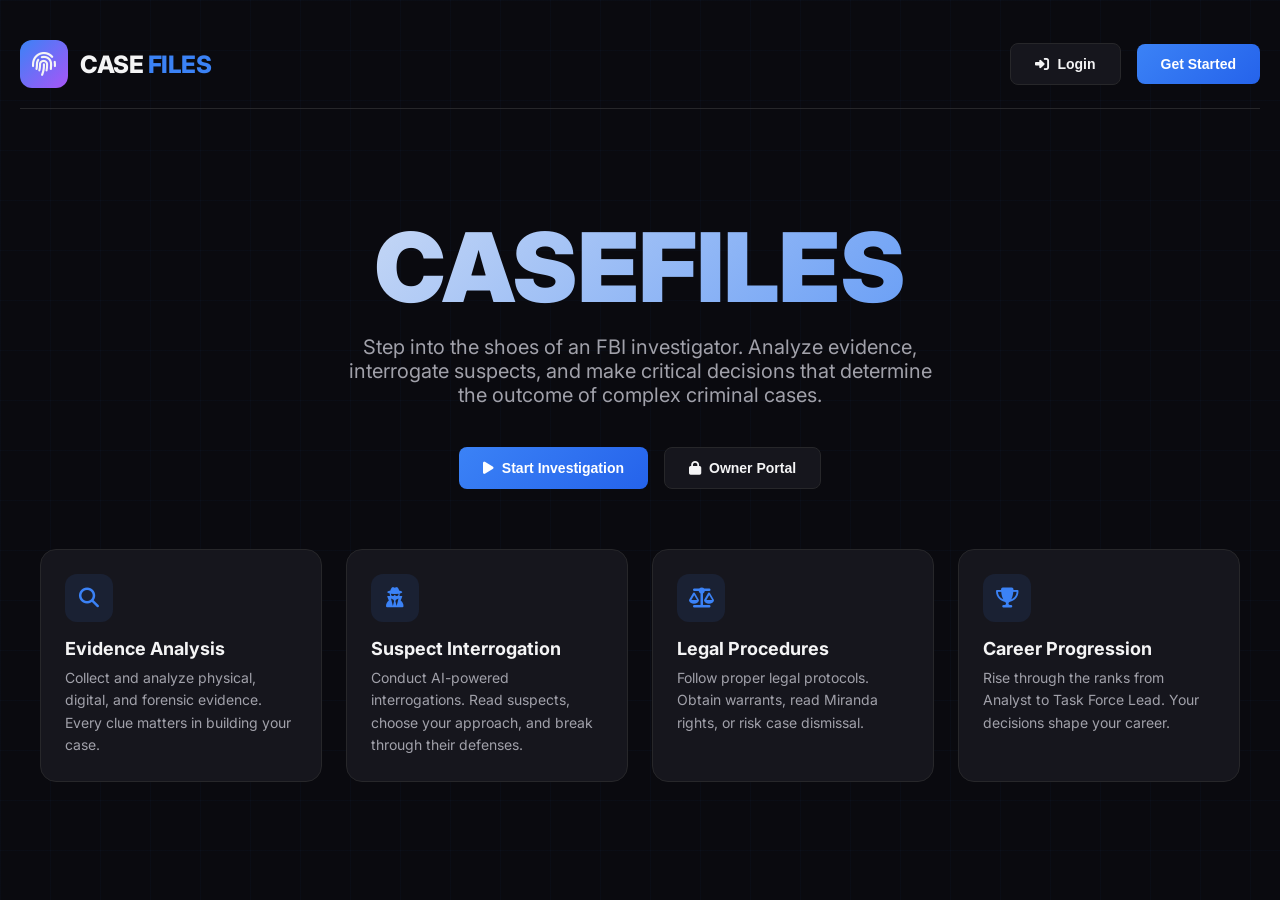
<file: index.html>
<!DOCTYPE html>
<html lang="en">
<head>
    <meta charset="UTF-8">
    <meta name="viewport" content="width=device-width, initial-scale=1.0">
    <title>CASE FILES - FBI Investigation Game</title>
    <link href="https://fonts.googleapis.com/css2?family=Inter:wght@400;500;600;700;800;900&family=JetBrains+Mono:wght@400;500&display=swap" rel="stylesheet">
    <link rel="stylesheet" href="https://cdnjs.cloudflare.com/ajax/libs/font-awesome/6.5.1/css/all.min.css">
    <style>
        :root {
            --bg-primary: #0a0a0f;
            --bg-secondary: #111118;
            --bg-card: #16161d;
            --bg-card-hover: #1a1a22;
            --accent-blue: #3b82f6;
            --accent-red: #ef4444;
            --accent-amber: #f59e0b;
            --accent-green: #22c55e;
            --accent-purple: #a855f7;
            --text-primary: #f4f4f5;
            --text-secondary: #a1a1aa;
            --text-muted: #71717a;
            --border-color: #27272a;
            --gold: #fbbf24;
        }

        * { margin: 0; padding: 0; box-sizing: border-box; }

        body {
            font-family: 'Inter', sans-serif;
            background: var(--bg-primary);
            color: var(--text-primary);
            min-height: 100vh;
            overflow-x: hidden;
        }

        .bg-grid {
            position: fixed;
            top: 0; left: 0; right: 0; bottom: 0;
            background-image: 
                linear-gradient(rgba(59, 130, 246, 0.03) 1px, transparent 1px),
                linear-gradient(90deg, rgba(59, 130, 246, 0.03) 1px, transparent 1px);
            background-size: 50px 50px;
            pointer-events: none;
            z-index: 0;
        }

        .container {
            position: relative;
            z-index: 1;
            max-width: 1400px;
            margin: 0 auto;
            padding: 20px;
        }

        /* Header */
        .header {
            display: flex;
            justify-content: space-between;
            align-items: center;
            padding: 20px 0;
            border-bottom: 1px solid var(--border-color);
            margin-bottom: 30px;
        }

        .logo {
            display: flex;
            align-items: center;
            gap: 12px;
            cursor: pointer;
        }

        .logo-icon {
            width: 48px;
            height: 48px;
            background: linear-gradient(135deg, var(--accent-blue), var(--accent-purple));
            border-radius: 12px;
            display: flex;
            align-items: center;
            justify-content: center;
            font-size: 24px;
        }

        .logo-text {
            font-size: 24px;
            font-weight: 800;
            letter-spacing: -0.5px;
        }

        .logo-text span { color: var(--accent-blue); }

        .auth-container {
            display: flex;
            align-items: center;
            gap: 16px;
        }

        .user-badge {
            display: flex;
            align-items: center;
            gap: 10px;
            background: var(--bg-card);
            padding: 8px 16px;
            border-radius: 8px;
            border: 1px solid var(--border-color);
        }

        .user-rank {
            font-size: 11px;
            font-weight: 600;
            padding: 2px 8px;
            border-radius: 4px;
            background: var(--accent-blue);
            color: white;
        }

        .owner-badge {
            background: var(--accent-red);
        }

        /* Buttons */
        .btn {
            padding: 12px 24px;
            border-radius: 8px;
            font-weight: 600;
            font-size: 14px;
            cursor: pointer;
            transition: all 0.2s ease;
            border: none;
            display: inline-flex;
            align-items: center;
            gap: 8px;
        }

        .btn-primary {
            background: linear-gradient(135deg, var(--accent-blue), #2563eb);
            color: white;
        }

        .btn-primary:hover {
            transform: translateY(-2px);
            box-shadow: 0 4px 20px rgba(59, 130, 246, 0.3);
        }

        .btn-secondary {
            background: var(--bg-card);
            color: var(--text-primary);
            border: 1px solid var(--border-color);
        }

        .btn-secondary:hover { background: var(--bg-card-hover); }

        .btn-danger {
            background: var(--accent-red);
            color: white;
        }

        .btn-success {
            background: var(--accent-green);
            color: white;
        }

        .btn-sm {
            padding: 8px 16px;
            font-size: 12px;
        }

        /* Cards */
        .card {
            background: var(--bg-card);
            border: 1px solid var(--border-color);
            border-radius: 16px;
            padding: 24px;
            transition: all 0.3s ease;
        }

        .card:hover {
            border-color: var(--accent-blue);
            transform: translateY(-4px);
        }

        /* Landing Page */
        .landing { text-align: center; padding: 80px 20px; }

        .hero-title {
            font-size: clamp(48px, 8vw, 96px);
            font-weight: 900;
            line-height: 1;
            margin-bottom: 20px;
            background: linear-gradient(135deg, var(--text-primary), var(--accent-blue));
            -webkit-background-clip: text;
            -webkit-text-fill-color: transparent;
            background-clip: text;
        }

        .hero-subtitle {
            font-size: 20px;
            color: var(--text-secondary);
            max-width: 600px;
            margin: 0 auto 40px;
        }

        .features-grid {
            display: grid;
            grid-template-columns: repeat(auto-fit, minmax(280px, 1fr));
            gap: 24px;
            margin-top: 60px;
        }

        .feature-card { text-align: left; }

        .feature-icon {
            width: 48px;
            height: 48px;
            background: rgba(59, 130, 246, 0.1);
            border-radius: 12px;
            display: flex;
            align-items: center;
            justify-content: center;
            margin-bottom: 16px;
            color: var(--accent-blue);
            font-size: 20px;
        }

        .feature-title {
            font-size: 18px;
            font-weight: 700;
            margin-bottom: 8px;
        }

        .feature-desc {
            color: var(--text-secondary);
            font-size: 14px;
            line-height: 1.6;
        }

        /* Case Selection */
        .cases-grid {
            display: grid;
            grid-template-columns: repeat(auto-fill, minmax(350px, 1fr));
            gap: 24px;
            margin-top: 30px;
        }

        .case-card {
            position: relative;
            overflow: hidden;
            cursor: pointer;
        }

        .case-image {
            width: 100%;
            height: 200px;
            object-fit: cover;
            border-radius: 12px;
            margin-bottom: 16px;
            background: var(--bg-secondary);
            display: flex;
            align-items: center;
            justify-content: center;
        }

        .case-difficulty {
            position: absolute;
            top: 16px;
            right: 16px;
            padding: 4px 12px;
            border-radius: 20px;
            font-size: 12px;
            font-weight: 600;
            text-transform: uppercase;
        }

        .difficulty-easy { background: var(--accent-green); }
        .difficulty-medium { background: var(--accent-amber); }
        .difficulty-hard { background: var(--accent-red); }

        .case-title {
            font-size: 20px;
            font-weight: 700;
            margin-bottom: 8px;
        }

        .case-synopsis {
            color: var(--text-secondary);
            font-size: 14px;
            line-height: 1.6;
            margin-bottom: 16px;
        }

        .case-meta {
            display: flex;
            gap: 16px;
            color: var(--text-muted);
            font-size: 13px;
        }

        .case-meta i { margin-right: 6px; }

        /* Game Interface */
        .game-header {
            display: grid;
            grid-template-columns: repeat(auto-fit, minmax(150px, 1fr));
            gap: 16px;
            margin-bottom: 24px;
        }

        .stat-card {
            background: var(--bg-card);
            border: 1px solid var(--border-color);
            border-radius: 12px;
            padding: 16px;
            text-align: center;
        }

        .stat-label {
            font-size: 11px;
            text-transform: uppercase;
            letter-spacing: 1px;
            color: var(--text-muted);
            margin-bottom: 8px;
        }

        .stat-value {
            font-size: 24px;
            font-weight: 700;
            font-family: 'JetBrains Mono', monospace;
        }

        .stat-low { color: var(--accent-green); }
        .stat-medium { color: var(--accent-amber); }
        .stat-high { color: var(--accent-red); }

        .scene-container {
            display: grid;
            grid-template-columns: 1fr 350px;
            gap: 24px;
        }

        @media (max-width: 1024px) {
            .scene-container { grid-template-columns: 1fr; }
        }

        .scene-main {
            background: var(--bg-card);
            border: 1px solid var(--border-color);
            border-radius: 16px;
            padding: 32px;
        }

        .scene-badge {
            display: inline-flex;
            align-items: center;
            gap: 6px;
            padding: 4px 12px;
            background: rgba(59, 130, 246, 0.1);
            border: 1px solid var(--accent-blue);
            border-radius: 20px;
            font-size: 12px;
            color: var(--accent-blue);
            margin-bottom: 16px;
        }

        .scene-title {
            font-size: 28px;
            font-weight: 800;
            margin-bottom: 16px;
        }

        .scene-narration {
            color: var(--text-secondary);
            line-height: 1.8;
            font-size: 16px;
            margin-bottom: 32px;
        }

        .choices-container {
            display: flex;
            flex-direction: column;
            gap: 12px;
        }

        .choice-btn {
            width: 100%;
            padding: 20px 24px;
            background: var(--bg-secondary);
            border: 1px solid var(--border-color);
            border-radius: 12px;
            text-align: left;
            cursor: pointer;
            transition: all 0.2s ease;
            color: var(--text-primary);
            font-size: 15px;
            display: flex;
            align-items: center;
            gap: 16px;
        }

        .choice-btn:hover {
            border-color: var(--accent-blue);
            background: rgba(59, 130, 246, 0.1);
            transform: translateX(8px);
        }

        .choice-number {
            width: 32px;
            height: 32px;
            background: var(--accent-blue);
            border-radius: 8px;
            display: flex;
            align-items: center;
            justify-content: center;
            font-weight: 700;
            flex-shrink: 0;
        }

        .choice-risk {
            margin-left: auto;
            padding: 4px 10px;
            border-radius: 4px;
            font-size: 11px;
            font-weight: 600;
            text-transform: uppercase;
        }

        .risk-low { background: rgba(34, 197, 94, 0.2); color: var(--accent-green); }
        .risk-medium { background: rgba(245, 158, 11, 0.2); color: var(--accent-amber); }
        .risk-high { background: rgba(239, 68, 68, 0.2); color: var(--accent-red); }

        /* Sidebar */
        .sidebar {
            display: flex;
            flex-direction: column;
            gap: 16px;
        }

        .sidebar-card {
            background: var(--bg-card);
            border: 1px solid var(--border-color);
            border-radius: 12px;
            padding: 20px;
        }

        .sidebar-title {
            font-size: 14px;
            font-weight: 700;
            text-transform: uppercase;
            letter-spacing: 1px;
            color: var(--text-muted);
            margin-bottom: 16px;
            display: flex;
            align-items: center;
            gap: 8px;
        }

        .clue-item {
            display: flex;
            align-items: center;
            gap: 12px;
            padding: 12px;
            background: var(--bg-secondary);
            border-radius: 8px;
            margin-bottom: 8px;
            font-size: 14px;
        }

        .clue-icon {
            width: 36px;
            height: 36px;
            background: rgba(59, 130, 246, 0.2);
            border-radius: 8px;
            display: flex;
            align-items: center;
            justify-content: center;
            color: var(--accent-blue);
        }

        .suspect-item {
            display: flex;
            align-items: center;
            gap: 12px;
            padding: 12px;
            background: var(--bg-secondary);
            border-radius: 8px;
            margin-bottom: 8px;
            cursor: pointer;
            transition: all 0.2s;
        }

        .suspect-item:hover {
            background: rgba(239, 68, 68, 0.1);
        }

        .suspect-avatar {
            width: 40px;
            height: 40px;
            background: var(--bg-card);
            border-radius: 50%;
            display: flex;
            align-items: center;
            justify-content: center;
            font-weight: 700;
            color: var(--accent-red);
        }

        .suspect-name { font-weight: 600; }

        .suspect-role {
            font-size: 12px;
            color: var(--text-muted);
        }

        .progress-container { margin-bottom: 24px; }

        .progress-bar {
            height: 6px;
            background: var(--bg-secondary);
            border-radius: 3px;
            overflow: hidden;
        }

        .progress-fill {
            height: 100%;
            background: linear-gradient(90deg, var(--accent-blue), var(--accent-purple));
            border-radius: 3px;
            transition: width 0.5s ease;
        }

        /* Modal */
        .modal-overlay {
            display: none;
            position: fixed;
            top: 0; left: 0; right: 0; bottom: 0;
            background: rgba(0, 0, 0, 0.8);
            backdrop-filter: blur(4px);
            z-index: 100;
            align-items: center;
            justify-content: center;
            padding: 20px;
        }

        .modal-overlay.active { display: flex; }

        .modal {
            background: var(--bg-card);
            border: 1px solid var(--border-color);
            border-radius: 20px;
            padding: 32px;
            max-width: 500px;
            width: 100%;
            max-height: 90vh;
            overflow-y: auto;
        }

        .modal-header {
            display: flex;
            justify-content: space-between;
            align-items: center;
            margin-bottom: 24px;
        }

        .modal-title {
            font-size: 24px;
            font-weight: 800;
        }

        .modal-close {
            width: 40px;
            height: 40px;
            background: var(--bg-secondary);
            border: none;
            border-radius: 8px;
            color: var(--text-secondary);
            cursor: pointer;
            font-size: 18px;
        }

        .form-group { margin-bottom: 20px; }

        .form-label {
            display: block;
            font-size: 14px;
            font-weight: 600;
            margin-bottom: 8px;
            color: var(--text-secondary);
        }

        .form-input {
            width: 100%;
            padding: 14px 16px;
            background: var(--bg-secondary);
            border: 1px solid var(--border-color);
            border-radius: 10px;
            color: var(--text-primary);
            font-size: 15px;
            transition: border-color 0.2s;
        }

        .form-input:focus {
            outline: none;
            border-color: var(--accent-blue);
        }

        .form-select {
            width: 100%;
            padding: 14px 16px;
            background: var(--bg-secondary);
            border: 1px solid var(--border-color);
            border-radius: 10px;
            color: var(--text-primary);
            font-size: 15px;
        }

        .form-textarea {
            width: 100%;
            padding: 14px 16px;
            background: var(--bg-secondary);
            border: 1px solid var(--border-color);
            border-radius: 10px;
            color: var(--text-primary);
            font-size: 15px;
            min-height: 100px;
            resize: vertical;
        }

        /* Ending Screen */
        .ending-container {
            text-align: center;
            padding: 60px 20px;
        }

        .ending-icon {
            width: 100px;
            height: 100px;
            margin: 0 auto 24px;
            border-radius: 50%;
            display: flex;
            align-items: center;
            justify-content: center;
            font-size: 48px;
        }

        .ending-success {
            background: rgba(34, 197, 94, 0.2);
            color: var(--accent-green);
        }

        .ending-failure {
            background: rgba(239, 68, 68, 0.2);
            color: var(--accent-red);
        }

        .ending-title {
            font-size: 36px;
            font-weight: 800;
            margin-bottom: 16px;
        }

        .ending-narration {
            font-size: 18px;
            color: var(--text-secondary);
            max-width: 600px;
            margin: 0 auto 32px;
            line-height: 1.8;
        }

        .stats-grid {
            display: grid;
            grid-template-columns: repeat(auto-fit, minmax(150px, 1fr));
            gap: 16px;
            max-width: 600px;
            margin: 0 auto 32px;
        }

        /* Chat/Interrogation */
        .chat-messages {
            max-height: 400px;
            overflow-y: auto;
            margin-bottom: 16px;
            padding: 16px;
            background: var(--bg-secondary);
            border-radius: 12px;
        }

        .chat-message {
            margin-bottom: 16px;
            display: flex;
            gap: 12px;
        }

        .chat-avatar {
            width: 36px;
            height: 36px;
            border-radius: 50%;
            display: flex;
            align-items: center;
            justify-content: center;
            font-weight: 700;
            flex-shrink: 0;
        }

        .chat-avatar.agent { background: var(--accent-blue); }
        .chat-avatar.suspect { background: var(--accent-red); }

        .chat-bubble {
            background: var(--bg-card);
            padding: 12px 16px;
            border-radius: 12px;
            max-width: 80%;
        }

        .chat-input-container {
            display: flex;
            gap: 12px;
        }

        .chat-input {
            flex: 1;
            padding: 14px 16px;
            background: var(--bg-secondary);
            border: 1px solid var(--border-color);
            border-radius: 10px;
            color: var(--text-primary);
            font-size: 15px;
        }

        /* Owner Portal */
        .owner-layout {
            display: flex;
            min-height: 100vh;
        }

        .owner-sidebar {
            width: 250px;
            background: var(--bg-secondary);
            border-right: 1px solid var(--border-color);
            padding: 20px 0;
            flex-shrink: 0;
        }

        .owner-sidebar-header {
            padding: 0 20px 20px;
            border-bottom: 1px solid var(--border-color);
            margin-bottom: 20px;
        }

        .owner-sidebar-logo {
            display: flex;
            align-items: center;
            gap: 10px;
            font-weight: 800;
            font-size: 18px;
        }

        .owner-badge-text {
            font-size: 11px;
            color: var(--accent-red);
            font-family: 'JetBrains Mono', monospace;
            margin-top: 4px;
        }

        .owner-nav {
            padding: 0 12px;
        }

        .owner-nav-item {
            display: flex;
            align-items: center;
            gap: 12px;
            padding: 12px 16px;
            color: var(--text-secondary);
            text-decoration: none;
            border-radius: 8px;
            margin-bottom: 4px;
            cursor: pointer;
            font-size: 14px;
            transition: all 0.2s;
        }

        .owner-nav-item:hover {
            background: var(--bg-card);
            color: var(--text-primary);
        }

        .owner-nav-item.active {
            background: var(--bg-card);
            color: var(--text-primary);
        }

        .owner-main {
            flex: 1;
            padding: 30px;
            overflow-y: auto;
        }

        .owner-header {
            display: flex;
            justify-content: space-between;
            align-items: center;
            margin-bottom: 30px;
        }

        .owner-title {
            font-size: 28px;
            font-weight: 800;
        }

        .owner-subtitle {
            color: var(--text-muted);
            font-size: 14px;
            font-family: 'JetBrains Mono', monospace;
        }

        /* Stats Grid */
        .owner-stats {
            display: grid;
            grid-template-columns: repeat(auto-fit, minmax(200px, 1fr));
            gap: 20px;
            margin-bottom: 30px;
        }

        .owner-stat-card {
            background: var(--bg-card);
            border: 1px solid var(--border-color);
            padding: 24px;
            border-radius: 12px;
        }

        .owner-stat-icon {
            width: 40px;
            height: 40px;
            background: rgba(59, 130, 246, 0.1);
            border-radius: 10px;
            display: flex;
            align-items: center;
            justify-content: center;
            margin-bottom: 16px;
            color: var(--accent-blue);
        }

        .owner-stat-value {
            font-size: 32px;
            font-weight: 800;
        }

        .owner-stat-label {
            font-size: 12px;
            color: var(--text-muted);
            text-transform: uppercase;
            letter-spacing: 1px;
        }

        /* Table */
        .data-table {
            width: 100%;
            background: var(--bg-card);
            border: 1px solid var(--border-color);
            border-radius: 12px;
            overflow: hidden;
        }

        .data-table-header {
            display: grid;
            padding: 16px 20px;
            background: var(--bg-secondary);
            border-bottom: 1px solid var(--border-color);
            font-size: 12px;
            font-weight: 600;
            text-transform: uppercase;
            letter-spacing: 1px;
            color: var(--text-muted);
        }

        .data-table-row {
            display: grid;
            padding: 16px 20px;
            border-bottom: 1px solid var(--border-color);
            align-items: center;
            transition: background 0.2s;
        }

        .data-table-row:hover {
            background: var(--bg-secondary);
        }

        .data-table-row:last-child {
            border-bottom: none;
        }

        .status-badge {
            display: inline-flex;
            padding: 4px 12px;
            border-radius: 20px;
            font-size: 11px;
            font-weight: 600;
            text-transform: uppercase;
        }

        .status-published {
            background: rgba(34, 197, 94, 0.1);
            color: var(--accent-green);
            border: 1px solid rgba(34, 197, 94, 0.3);
        }

        .status-draft {
            background: var(--bg-secondary);
            color: var(--text-muted);
        }

        /* Tabs */
        .tabs {
            display: flex;
            gap: 4px;
            background: var(--bg-secondary);
            padding: 4px;
            border-radius: 10px;
            margin-bottom: 24px;
        }

        .tab {
            padding: 10px 20px;
            border-radius: 8px;
            font-size: 13px;
            font-weight: 600;
            cursor: pointer;
            color: var(--text-secondary);
            transition: all 0.2s;
            border: none;
            background: none;
        }

        .tab.active {
            background: var(--bg-card);
            color: var(--text-primary);
        }

        .tab:hover:not(.active) {
            color: var(--text-primary);
        }

        /* Form sections */
        .form-section {
            background: var(--bg-card);
            border: 1px solid var(--border-color);
            border-radius: 12px;
            padding: 24px;
            margin-bottom: 20px;
        }

        .form-section-title {
            font-size: 12px;
            font-weight: 600;
            text-transform: uppercase;
            letter-spacing: 1px;
            color: var(--accent-green);
            margin-bottom: 16px;
            font-family: 'JetBrains Mono', monospace;
        }

        .form-row {
            display: grid;
            grid-template-columns: repeat(auto-fit, minmax(200px, 1fr));
            gap: 16px;
        }

        .switch-container {
            display: flex;
            align-items: center;
            gap: 10px;
        }

        .switch {
            position: relative;
            width: 44px;
            height: 24px;
            background: var(--bg-secondary);
            border-radius: 12px;
            cursor: pointer;
            transition: background 0.2s;
        }

        .switch.active {
            background: var(--accent-green);
        }

        .switch::after {
            content: '';
            position: absolute;
            top: 2px;
            left: 2px;
            width: 20px;
            height: 20px;
            background: white;
            border-radius: 50%;
            transition: transform 0.2s;
        }

        .switch.active::after {
            transform: translateX(20px);
        }

        /* Item cards (suspects, clues, scenes) */
        .item-card {
            background: var(--bg-secondary);
            border: 1px solid var(--border-color);
            border-radius: 12px;
            padding: 20px;
            margin-bottom: 16px;
        }

        .item-card-header {
            display: flex;
            justify-content: space-between;
            align-items: center;
            margin-bottom: 16px;
        }

        .item-card-title {
            font-family: 'JetBrains Mono', monospace;
            font-size: 12px;
            color: var(--text-muted);
        }

        .hidden { display: none !important; }

        @keyframes fadeIn {
            from { opacity: 0; transform: translateY(20px); }
            to { opacity: 1; transform: translateY(0); }
        }

        .animate-in { animation: fadeIn 0.5s ease; }

        @media (max-width: 768px) {
            .header { flex-direction: column; gap: 16px; }
            .game-header { grid-template-columns: repeat(2, 1fr); }
            .scene-title { font-size: 22px; }
            .owner-sidebar { display: none; }
        }
    </style>
</head>
<body>
    <div class="bg-grid"></div>
    
    <div class="container" id="mainContainer">
        <!-- Header -->
        <header class="header">
            <div class="logo" onclick="returnToMenu()">
                <div class="logo-icon"><i class="fas fa-fingerprint"></i></div>
                <div class="logo-text">CASE <span>FILES</span></div>
            </div>
            <div class="auth-container" id="authContainer">
                <button class="btn btn-secondary" onclick="showLogin()">
                    <i class="fas fa-sign-in-alt"></i> Login
                </button>
                <button class="btn btn-primary" onclick="showRegister()">
                    Get Started
                </button>
            </div>
        </header>

        <!-- Landing Page -->
        <section id="landingPage" class="landing">
            <h1 class="hero-title">CASEFILES</h1>
            <p class="hero-subtitle">
                Step into the shoes of an FBI investigator. Analyze evidence, interrogate suspects, 
                and make critical decisions that determine the outcome of complex criminal cases.
            </p>
            <div style="display: flex; gap: 16px; justify-content: center; flex-wrap: wrap;">
                <button class="btn btn-primary" onclick="showRegister()">
                    <i class="fas fa-play"></i> Start Investigation
                </button>
                <button class="btn btn-secondary" onclick="showOwnerLogin()">
                    <i class="fas fa-lock"></i> Owner Portal
                </button>
            </div>

            <div class="features-grid">
                <div class="card feature-card">
                    <div class="feature-icon"><i class="fas fa-search"></i></div>
                    <h3 class="feature-title">Evidence Analysis</h3>
                    <p class="feature-desc">
                        Collect and analyze physical, digital, and forensic evidence. 
                        Every clue matters in building your case.
                    </p>
                </div>
                <div class="card feature-card">
                    <div class="feature-icon"><i class="fas fa-user-secret"></i></div>
                    <h3 class="feature-title">Suspect Interrogation</h3>
                    <p class="feature-desc">
                        Conduct AI-powered interrogations. Read suspects, choose your approach, 
                        and break through their defenses.
                    </p>
                </div>
                <div class="card feature-card">
                    <div class="feature-icon"><i class="fas fa-balance-scale"></i></div>
                    <h3 class="feature-title">Legal Procedures</h3>
                    <p class="feature-desc">
                        Follow proper legal protocols. Obtain warrants, read Miranda rights, 
                        or risk case dismissal.
                    </p>
                </div>
                <div class="card feature-card">
                    <div class="feature-icon"><i class="fas fa-trophy"></i></div>
                    <h3 class="feature-title">Career Progression</h3>
                    <p class="feature-desc">
                        Rise through the ranks from Analyst to Task Force Lead. 
                        Your decisions shape your career.
                    </p>
                </div>
            </div>
        </section>

        <!-- Case Selection -->
        <section id="casesPage" class="hidden">
            <h2 style="font-size: 28px; font-weight: 800; margin-bottom: 8px;">Select Your Case</h2>
            <p style="color: var(--text-secondary); margin-bottom: 24px;">Choose a case file to begin your investigation</p>
            <div class="cases-grid" id="casesGrid"></div>
        </section>

        <!-- Game Interface -->
        <section id="gamePage" class="hidden">
            <div class="game-header" id="gameStats"></div>
            <div class="progress-container">
                <div class="progress-bar">
                    <div class="progress-fill" id="progressFill" style="width: 0%"></div>
                </div>
            </div>
            <div class="scene-container">
                <div class="scene-main">
                    <div class="scene-badge" id="sceneBadge">
                        <i class="fas fa-map-marker-alt"></i>
                        <span id="sceneType">INVESTIGATION</span>
                    </div>
                    <h2 class="scene-title" id="sceneTitle">Loading...</h2>
                    <p class="scene-narration" id="sceneNarration">Loading scene...</p>
                    <div class="choices-container" id="choicesContainer"></div>
                </div>
                <div class="sidebar">
                    <div class="sidebar-card">
                        <h3 class="sidebar-title">
                            <i class="fas fa-folder-open"></i> Evidence Collected
                        </h3>
                        <div id="cluesList">
                            <p style="color: var(--text-muted); font-size: 14px;">No evidence collected yet</p>
                        </div>
                    </div>
                    <div class="sidebar-card">
                        <h3 class="sidebar-title">
                            <i class="fas fa-users"></i> Suspects
                        </h3>
                        <div id="suspectsList"></div>
                    </div>
                    <button class="btn btn-danger" style="width: 100%;" onclick="showAccusation()">
                        <i class="fas fa-gavel"></i> Make Accusation
                    </button>
                </div>
            </div>
        </section>

        <!-- Ending Screen -->
        <section id="endingPage" class="hidden">
            <div class="ending-container">
                <div class="ending-icon" id="endingIcon">
                    <i class="fas fa-check"></i>
                </div>
                <h2 class="ending-title" id="endingTitle">Case Closed</h2>
                <p class="ending-narration" id="endingNarration">Loading...</p>
                <div class="stats-grid" id="endingStats"></div>
                <button class="btn btn-primary" onclick="returnToMenu()">
                    <i class="fas fa-home"></i> Return to Menu
                </button>
            </div>
        </section>
    </div>

    <!-- Owner Portal (separate layout) -->
    <div id="ownerPortal" class="owner-layout hidden">
        <aside class="owner-sidebar">
            <div class="owner-sidebar-header">
                <div class="owner-sidebar-logo">
                    <i class="fas fa-fingerprint"></i>
                    <span>CASE FILES</span>
                </div>
                <div class="owner-badge-text">OWNER PORTAL</div>
            </div>
            <nav class="owner-nav">
                <div class="owner-nav-item active" onclick="showOwnerSection('dashboard')">
                    <i class="fas fa-th-large"></i> Dashboard
                </div>
                <div class="owner-nav-item" onclick="showOwnerSection('cases')">
                    <i class="fas fa-folder"></i> Cases
                </div>
                <div class="owner-nav-item" onclick="showOwnerSection('editor')">
                    <i class="fas fa-edit"></i> Case Editor
                </div>
                <div class="owner-nav-item" onclick="showOwnerSection('players')">
                    <i class="fas fa-users"></i> Players
                </div>
                <div class="owner-nav-item" onclick="showOwnerSection('analytics')">
                    <i class="fas fa-chart-bar"></i> Analytics
                </div>
                <div class="owner-nav-item" style="margin-top: auto; color: var(--accent-red);" onclick="ownerLogout()">
                    <i class="fas fa-sign-out-alt"></i> Logout
                </div>
            </nav>
        </aside>
        <main class="owner-main" id="ownerMainContent">
            <!-- Content will be injected here -->
        </main>
    </div>

    <!-- Modals -->
    <div class="modal-overlay" id="loginModal">
        <div class="modal">
            <div class="modal-header">
                <h3 class="modal-title">Agent Login</h3>
                <button class="modal-close" onclick="closeModals()"><i class="fas fa-times"></i></button>
            </div>
            <form onsubmit="handleLogin(event)">
                <div class="form-group">
                    <label class="form-label">Email</label>
                    <input type="email" class="form-input" id="loginEmail" placeholder="agent@fbi.gov" required>
                </div>
                <div class="form-group">
                    <label class="form-label">Password</label>
                    <input type="password" class="form-input" id="loginPassword" placeholder="Enter your password" required>
                </div>
                <button type="submit" class="btn btn-primary" style="width: 100%;">
                    <i class="fas fa-sign-in-alt"></i> Login
                </button>
            </form>
        </div>
    </div>

    <div class="modal-overlay" id="registerModal">
        <div class="modal">
            <div class="modal-header">
                <h3 class="modal-title">Create Agent Profile</h3>
                <button class="modal-close" onclick="closeModals()"><i class="fas fa-times"></i></button>
            </div>
            <form onsubmit="handleRegister(event)">
                <div class="form-group">
                    <label class="form-label">Agent Name</label>
                    <input type="text" class="form-input" id="regUsername" placeholder="Special Agent..." required>
                </div>
                <div class="form-group">
                    <label class="form-label">Email</label>
                    <input type="email" class="form-input" id="regEmail" placeholder="agent@fbi.gov" required>
                </div>
                <div class="form-group">
                    <label class="form-label">Password</label>
                    <input type="password" class="form-input" id="regPassword" placeholder="Create a secure password" required>
                </div>
                <button type="submit" class="btn btn-primary" style="width: 100%;">
                    <i class="fas fa-user-plus"></i> Create Agent Profile
                </button>
            </form>
        </div>
    </div>

    <div class="modal-overlay" id="ownerLoginModal">
        <div class="modal">
            <div class="modal-header">
                <h3 class="modal-title">Owner Login</h3>
                <button class="modal-close" onclick="closeModals()"><i class="fas fa-times"></i></button>
            </div>
            <form onsubmit="handleOwnerLogin(event)">
                <div class="form-group">
                    <label class="form-label">Owner Email</label>
                    <input type="email" class="form-input" id="ownerEmail" placeholder="owner@casefiles.fbi" required>
                </div>
                <div class="form-group">
                    <label class="form-label">Password</label>
                    <input type="password" class="form-input" id="ownerPassword" placeholder="Enter owner password" required>
                </div>
                <button type="submit" class="btn btn-danger" style="width: 100%;">
                    <i class="fas fa-lock"></i> Access Owner Portal
                </button>
            </form>
            <p style="color: var(--text-muted); font-size: 12px; margin-top: 16px; text-align: center;">
            </p>
        </div>
    </div>

    <div class="modal-overlay" id="interrogationModal">
        <div class="modal" style="max-width: 700px;">
            <div class="modal-header">
                <h3 class="modal-title">Interrogation Room</h3>
                <button class="modal-close" onclick="closeModals()"><i class="fas fa-times"></i></button>
            </div>
            <div>
                <div style="display: flex; align-items: center; gap: 16px; margin-bottom: 20px; padding: 16px; background: var(--bg-secondary); border-radius: 12px;">
                    <div class="suspect-avatar" style="width: 50px; height: 50px;" id="interrogateSuspectAvatar">?</div>
                    <div>
                        <div style="font-weight: 700; font-size: 18px;" id="interrogateSuspectName">Suspect Name</div>
                        <div style="color: var(--text-muted);" id="interrogateSuspectRole">Role</div>
                    </div>
                    <div style="margin-left: auto; text-align: right;">
                        <div style="font-size: 12px; color: var(--text-muted);">Cooperation</div>
                        <div style="font-weight: 700; color: var(--accent-amber);" id="cooperationLevel">50%</div>
                    </div>
                </div>
                <div class="chat-messages" id="chatMessages">
                    <p style="color: var(--text-muted); text-align: center;">Start the interrogation...</p>
                </div>
                <div class="chat-input-container">
                    <input type="text" class="chat-input" id="interrogationInput" placeholder="Ask a question...">
                    <button class="btn btn-primary" onclick="sendInterrogation()">
                        <i class="fas fa-paper-plane"></i>
                    </button>
                </div>
            </div>
        </div>
    </div>

    <div class="modal-overlay" id="accusationModal">
        <div class="modal">
            <div class="modal-header">
                <h3 class="modal-title">Make Accusation</h3>
                <button class="modal-close" onclick="closeModals()"><i class="fas fa-times"></i></button>
            </div>
            <div>
                <p style="color: var(--text-secondary); margin-bottom: 20px;">
                    Select the suspect you believe is guilty. Choose wisely - wrong accusations damage your career.
                </p>
                <div id="accusationSuspects"></div>
                <button class="btn btn-danger" style="width: 100%; margin-top: 20px;" onclick="submitAccusation()">
                    <i class="fas fa-gavel"></i> Confirm Accusation
                </button>
            </div>
        </div>
    </div>

    <script>
        // ==================== GAME DATA ====================
        let CASES = [
            {
                id: "case-001",
                title: "The Midnight Caller",
                synopsis: "A series of threatening phone calls leads to a shocking murder. Trace the digital footprint and uncover the killer before they strike again.",
                difficulty: "medium",
                crime_type: "HOMICIDE",
                time_limit: 45,
                published: true,
                victim: { name: "Sarah Mitchell", age: 34 },
                suspects: [
                    { id: "s1", name: "Marcus Webb", age: 38, role: "Ex-Husband", motive: "Bitter divorce", alibi: "Claims he was at a bar", is_guilty: false, personality: "hostile" },
                    { id: "s2", name: "Diana Cross", age: 32, role: "Business Partner", motive: "Insurance policy", alibi: "Working late at office", is_guilty: true, personality: "calculating" },
                    { id: "s3", name: "James Porter", age: 45, role: "Neighbor", motive: "Property dispute", alibi: "Asleep at home", is_guilty: false, personality: "cooperative" }
                ],
                clues: [
                    { id: "c1", label: "Phone Records", description: "Call logs showing blocked number calls", category: "digital" },
                    { id: "c2", label: "Insurance Document", description: "$500,000 life insurance policy", category: "financial" },
                    { id: "c3", label: "Fingerprint on Window", description: "Partial print found at entry point", category: "physical" },
                    { id: "c4", label: "Security Footage", description: "Grainy footage of suspect's car", category: "digital" },
                    { id: "c5", label: "Witness Statement", description: "Neighbor saw someone leaving at 11 PM", category: "witness" }
                ],
                scenes: [
                    {
                        id: "scene-1", order: 1, title: "Crime Scene", type: "crime_scene",
                        narration: "You arrive at 142 Oak Street. Yellow crime scene tape flutters in the cold night air. The victim, Sarah Mitchell, was found by her cleaning service this morning. As the lead investigator, every decision you make will shape this case.",
                        choices: [
                            { id: "ch1", text: "Examine the body and immediate surroundings", next: "scene-2", risk: "low", clues: ["c3"], score: 10 },
                            { id: "ch2", text: "Check security cameras first", next: "scene-3", risk: "low", clues: ["c4"], score: 10 },
                            { id: "ch3", text: "Interview the neighbor who found the body", next: "scene-4", risk: "low", clues: ["c5"], score: 5 }
                        ]
                    },
                    {
                        id: "scene-2", order: 2, title: "Forensic Analysis", type: "evidence_lab",
                        narration: "The forensics team has processed the scene. The point of entry appears to be a back window. A partial fingerprint was recovered, along with traces of an unknown substance on the victim's clothing.",
                        choices: [
                            { id: "ch4", text: "Run the fingerprint through AFIS", next: "scene-5", risk: "low", clues: [], score: 15 },
                            { id: "ch5", text: "Analyze the unknown substance", next: "scene-5", risk: "low", clues: [], score: 10 },
                            { id: "ch6", text: "Review victim's phone records", next: "scene-6", risk: "low", clues: ["c1"], score: 20 }
                        ]
                    },
                    {
                        id: "scene-3", order: 2, title: "Security Review", type: "investigation",
                        narration: "The building's security system recorded footage from the night of the murder. The quality is poor, but you can make out a vehicle leaving the parking garage around 11 PM.",
                        choices: [
                            { id: "ch7", text: "Enhance the footage to identify the vehicle", next: "scene-5", risk: "low", clues: [], score: 15 },
                            { id: "ch8", text: "Cross-reference with resident vehicles", next: "scene-6", risk: "medium", clues: [], score: 10 }
                        ]
                    },
                    {
                        id: "scene-4", order: 2, title: "Witness Interview", type: "interrogation",
                        narration: "Mrs. Patterson, the elderly neighbor, sits nervously in her living room. She claims to have heard something unusual the night of the murder.",
                        choices: [
                            { id: "ch9", text: "Ask about the sounds she heard", next: "scene-5", risk: "low", clues: [], score: 10 },
                            { id: "ch10", text: "Ask if she saw anyone suspicious", next: "scene-6", risk: "low", clues: [], score: 15 }
                        ]
                    },
                    {
                        id: "scene-5", order: 3, title: "The Insurance Lead", type: "investigation",
                        narration: "Your investigation into the victim's finances reveals a substantial life insurance policy. The beneficiary is her business partner, Diana Cross. The policy was taken out just 6 months ago.",
                        choices: [
                            { id: "ch11", text: "Bring Diana Cross in for questioning", next: "scene-7", risk: "medium", clues: ["c2"], score: 25 },
                            { id: "ch12", text: "Investigate the business further", next: "scene-6", risk: "low", clues: ["c2"], score: 15 },
                            { id: "ch13", text: "Check the ex-husband's alibi first", next: "scene-8", risk: "low", clues: [], score: 10 }
                        ]
                    },
                    {
                        id: "scene-6", order: 3, title: "Phone Records", type: "investigation",
                        narration: "The phone records reveal a pattern. The victim received multiple calls from a blocked number in the weeks leading up to her death. The last call was made just hours before the murder.",
                        choices: [
                            { id: "ch14", text: "Subpoena the phone company for caller info", next: "scene-7", risk: "low", clues: ["c1"], score: 20 },
                            { id: "ch15", text: "Interview suspects about the calls", next: "scene-8", risk: "medium", clues: [], score: 15 }
                        ]
                    },
                    {
                        id: "scene-7", order: 4, title: "Interrogation Room", type: "interrogation",
                        narration: "Diana Cross sits across from you, her lawyer by her side. She maintains her composure, but you notice her hands trembling slightly. The evidence is mounting against her.",
                        choices: [
                            { id: "ch16", text: "Present the insurance evidence", next: "scene-9", risk: "medium", clues: [], score: 30, conviction: 20 },
                            { id: "ch17", text: "Ask about her relationship with the victim", next: "scene-9", risk: "low", clues: [], score: 15, conviction: 10 },
                            { id: "ch18", text: "Bluff about having more evidence", next: "scene-9", risk: "high", clues: [], score: 5, conviction: -10 }
                        ]
                    },
                    {
                        id: "scene-8", order: 4, title: "Ex-Husband Interview", type: "interrogation",
                        narration: "Marcus Webb is hostile from the start. He claims he was at O'Malley's Bar the entire evening, but his story has inconsistencies.",
                        choices: [
                            { id: "ch19", text: "Check his alibi at the bar", next: "scene-9", risk: "low", clues: [], score: 15 },
                            { id: "ch20", text: "Pressure him about the divorce", next: "scene-9", risk: "high", clues: [], score: 10, conviction: -5 }
                        ]
                    },
                    {
                        id: "scene-9", order: 5, title: "Final Decision", type: "briefing",
                        narration: "The captain wants answers. You've gathered evidence, interviewed suspects, and built your case. It's time to make an arrest or admit you need more time. Choose carefully - your career depends on it.",
                        choices: [
                            { id: "ch21", text: "Arrest Diana Cross", next: "ending-correct", risk: "medium", clues: [], score: 50 },
                            { id: "ch22", text: "Arrest Marcus Webb", next: "ending-wrong", risk: "high", clues: [], score: -20 },
                            { id: "ch23", text: "Request more time to investigate", next: "ending-incomplete", risk: "low", clues: [], score: 0 }
                        ]
                    }
                ],
                endings: {
                    "ending-correct": { type: "CLOSED", title: "Case Closed - Justice Served", narration: "Diana Cross confessed after you presented the overwhelming evidence. She planned the murder to collect the insurance money and save their failing business. Your meticulous investigation led to a successful prosecution.", xp: 100 },
                    "ending-wrong": { type: "COMPROMISED", title: "Case Compromised", narration: "Marcus Webb was released when his alibi checked out. The real killer, Diana Cross, fled the country. Your rush to judgment cost us a conviction.", xp: -50 },
                    "ending-incomplete": { type: "ESCALATED", title: "Case Escalated", narration: "The case has been reassigned to a senior agent. While no one was wrongfully accused, the delay allowed critical evidence to degrade. Mixed results for your file.", xp: 25 }
                }
            },
            {
                id: "case-002",
                title: "The Art of Deception",
                synopsis: "A renowned art collector is found dead in his private gallery. Millions in paintings are missing. Was it a heist gone wrong, or something more personal?",
                difficulty: "hard",
                crime_type: "HOMICIDE",
                time_limit: 60,
                published: true,
                victim: { name: "Richard Blackwood", age: 67 },
                suspects: [
                    { id: "s1", name: "Elena Vasquez", age: 29, role: "Personal Assistant", motive: "Unpaid wages", alibi: "Claims she was traveling", is_guilty: false, personality: "defensive" },
                    { id: "s2", name: "Thomas Blackwood", age: 41, role: "Son", motive: "Inheritance", alibi: "Dinner with friends", is_guilty: true, personality: "calculating" },
                    { id: "s3", name: "Victor Morel", age: 55, role: "Art Dealer", motive: "Business dispute", alibi: "At auction house", is_guilty: false, personality: "cooperative" }
                ],
                clues: [
                    { id: "c1", label: "Security Override Log", description: "System was disabled from inside", category: "digital" },
                    { id: "c2", label: "Will Amendment", description: "Recent changes to inheritance", category: "financial" },
                    { id: "c3", label: "Blood Trace", description: "DNA evidence on display case", category: "physical" }
                ],
                scenes: [
                    { id: "scene-1", order: 1, title: "The Gallery", type: "crime_scene", narration: "The Blackwood private gallery is a crime scene now. Empty frames hang where masterpieces once resided. Richard Blackwood lies at the center of it all, a victim of what appears to be a carefully planned operation.", choices: [
                        { id: "ch1", text: "Examine the security system", next: "scene-2", risk: "low", clues: ["c1"], score: 15 },
                        { id: "ch2", text: "Document the missing artwork", next: "scene-3", risk: "low", clues: [], score: 10 },
                        { id: "ch3", text: "Interview the first responders", next: "scene-4", risk: "low", clues: [], score: 5 }
                    ]},
                    { id: "scene-2", order: 2, title: "Security Analysis", type: "evidence_lab", narration: "The security logs reveal something troubling - the system was disabled using a master code, accessible only to family members and the head of security.", choices: [
                        { id: "ch4", text: "Interview Thomas Blackwood", next: "scene-5", risk: "medium", clues: ["c2"], score: 25 },
                        { id: "ch5", text: "Review all access logs", next: "scene-5", risk: "low", clues: [], score: 15 }
                    ]},
                    { id: "scene-3", order: 2, title: "Art Assessment", type: "investigation", narration: "Art experts confirm the missing pieces are worth over $40 million. Insurance investigators are already circling, but something doesn't add up - the most valuable piece was left behind.", choices: [
                        { id: "ch6", text: "Investigate insurance claims", next: "scene-5", risk: "low", clues: [], score: 20 },
                        { id: "ch7", text: "Question why certain art was left", next: "scene-5", risk: "low", clues: [], score: 15 }
                    ]},
                    { id: "scene-4", order: 2, title: "First Responder Accounts", type: "interrogation", narration: "The security guard who found the body is visibly shaken. He mentions seeing Thomas Blackwood's car in the parking garage that morning, hours before the body was discovered.", choices: [
                        { id: "ch8", text: "Pull parking garage footage", next: "scene-5", risk: "low", clues: [], score: 20 },
                        { id: "ch9", text: "Get official witness statement", next: "scene-5", risk: "low", clues: [], score: 10 }
                    ]},
                    { id: "scene-5", order: 3, title: "The Heir", type: "interrogation", narration: "Thomas Blackwood arrives with his lawyer. He's calm, almost too calm. You notice fresh scratches on his hands that he claims came from his cat.", choices: [
                        { id: "ch10", text: "Request DNA sample", next: "scene-6", risk: "medium", clues: ["c3"], score: 30 },
                        { id: "ch11", text: "Ask about the will changes", next: "scene-6", risk: "medium", clues: [], score: 25 },
                        { id: "ch12", text: "Question his alibi in detail", next: "scene-6", risk: "low", clues: [], score: 15 }
                    ]},
                    { id: "scene-6", order: 4, title: "Case Conference", type: "briefing", narration: "Your team assembles in the war room. The evidence points in multiple directions, but time is running out. The DA wants an arrest or the case goes cold.", choices: [
                        { id: "ch15", text: "Arrest Thomas Blackwood", next: "ending-correct", risk: "medium", clues: [], score: 50 },
                        { id: "ch16", text: "Arrest Victor Morel", next: "ending-wrong", risk: "high", clues: [], score: -30 },
                        { id: "ch17", text: "Arrest Elena Vasquez", next: "ending-wrong", risk: "high", clues: [], score: -30 }
                    ]}
                ],
                endings: {
                    "ending-correct": { type: "CLOSED", title: "Case Closed - The Heir Unmasked", narration: "Thomas Blackwood's DNA matched the blood found at the scene. Faced with the evidence, he confessed to killing his father to prevent being disinherited. The 'stolen' art was hidden in a storage unit he rented. Justice is served.", xp: 150 },
                    "ending-wrong": { type: "DISMISSED", title: "Case Dismissed", narration: "Your suspect had an airtight alibi. The wrongful arrest led to a lawsuit and the real killer walked free. This one will haunt your career.", xp: -75 }
                }
            },
            {
                id: "case-003",
                title: "Digital Ghost",
                synopsis: "A tech whistleblower vanishes after promising to expose corporate corruption. The only clue is a cryptic message left on the dark web.",
                difficulty: "easy",
                crime_type: "MISSING PERSON",
                time_limit: 30,
                published: true,
                victim: { name: "Alex Chen", age: 28 },
                suspects: [
                    { id: "s1", name: "Victoria Sterling", age: 45, role: "CEO", motive: "Protect company", alibi: "Board meeting", is_guilty: true, personality: "calculating" },
                    { id: "s2", name: "Derek Hayes", age: 33, role: "Head of Security", motive: "Following orders", alibi: "At headquarters", is_guilty: false, personality: "defensive" }
                ],
                clues: [
                    { id: "c1", label: "Encrypted Files", description: "Hidden data on company servers", category: "digital" },
                    { id: "c2", label: "Threatening Email", description: "Warning sent to victim", category: "digital" },
                    { id: "c3", label: "GPS Data", description: "Last known location tracking", category: "digital" }
                ],
                scenes: [
                    { id: "scene-1", order: 1, title: "The Digital Trail", type: "investigation", narration: "Alex Chen was last seen leaving Sterling Tech headquarters three days ago. Their apartment is untouched, their phone is offline, but they left breadcrumbs across the digital landscape.", choices: [
                        { id: "ch1", text: "Analyze their computer", next: "scene-2", risk: "low", clues: ["c1"], score: 15 },
                        { id: "ch2", text: "Review security footage", next: "scene-3", risk: "low", clues: [], score: 10 },
                        { id: "ch3", text: "Interview coworkers", next: "scene-3", risk: "low", clues: [], score: 10 }
                    ]},
                    { id: "scene-2", order: 2, title: "The Files", type: "evidence_lab", narration: "Hidden in encrypted partitions, you find evidence of massive financial fraud at Sterling Tech. Alex was about to blow the whistle on a billion-dollar scheme.", choices: [
                        { id: "ch4", text: "Search for threatening communications", next: "scene-4", risk: "low", clues: ["c2"], score: 20 },
                        { id: "ch5", text: "Trace the money trail", next: "scene-4", risk: "low", clues: [], score: 15 }
                    ]},
                    { id: "scene-3", order: 2, title: "Security Review", type: "investigation", narration: "The footage shows Alex leaving normally, but their car GPS tells a different story - it was last tracked heading to an industrial area owned by Sterling Tech.", choices: [
                        { id: "ch6", text: "Investigate the industrial site", next: "scene-4", risk: "medium", clues: ["c3"], score: 25 },
                        { id: "ch7", text: "Subpoena Sterling Tech records", next: "scene-4", risk: "low", clues: [], score: 15 }
                    ]},
                    { id: "scene-4", order: 3, title: "Confrontation", type: "briefing", narration: "The evidence points to corporate involvement in Alex's disappearance. Victoria Sterling is lawyered up, but you have leverage. Time to close this case.", choices: [
                        { id: "ch10", text: "Arrest Victoria Sterling", next: "ending-correct", risk: "medium", clues: [], score: 50 },
                        { id: "ch11", text: "Arrest Derek Hayes", next: "ending-wrong", risk: "high", clues: [], score: -20 },
                        { id: "ch12", text: "Request FBI assistance", next: "ending-escalated", risk: "low", clues: [], score: 25 }
                    ]}
                ],
                endings: {
                    "ending-correct": { type: "CLOSED", title: "Case Closed - Whistleblower Found", narration: "Victoria Sterling's arrest led to the discovery of Alex Chen, alive but held captive in a company facility. Sterling is facing kidnapping and fraud charges. Alex's evidence brings down the whole corrupt operation.", xp: 100 },
                    "ending-wrong": { type: "COMPROMISED", title: "Wrong Target", narration: "Derek Hayes was following orders - he didn't know where Alex was held. Your arrest gave Sterling time to cover her tracks. The victim was never found.", xp: -50 },
                    "ending-escalated": { type: "ESCALATED", title: "Federal Case", narration: "The FBI took over and eventually cracked the case. Good instincts calling for backup, but your supervisor notes you could have closed it yourself.", xp: 40 }
                }
            }
        ];

        // ==================== GAME STATE ====================
        let currentUser = null;
        let currentCase = null;
        let currentScene = null;
        let isOwner = false;
        let currentOwnerSection = 'dashboard';
        let editingCase = null;
        let gameState = {
            score: 0, cluesCollected: [], proceduralRisk: 'LOW', convictionProbability: 10, sceneHistory: [], selectedSuspect: null, interrogationHistory: []
        };

        // ==================== UI FUNCTIONS ====================
        function showLogin() { closeModals(); document.getElementById('loginModal').classList.add('active'); }
        function showRegister() { closeModals(); document.getElementById('registerModal').classList.add('active'); }
        function showOwnerLogin() { closeModals(); document.getElementById('ownerLoginModal').classList.add('active'); }
        function closeModals() { document.querySelectorAll('.modal-overlay').forEach(m => m.classList.remove('active')); }

        function showPage(pageId) {
            document.querySelectorAll('#mainContainer > section').forEach(s => s.classList.add('hidden'));
            document.getElementById(pageId)?.classList.remove('hidden');
            document.getElementById('mainContainer').classList.remove('hidden');
            document.getElementById('ownerPortal').classList.add('hidden');
        }

        function showOwnerPortal() {
            document.getElementById('mainContainer').classList.add('hidden');
            document.getElementById('ownerPortal').classList.remove('hidden');
            showOwnerSection('dashboard');
        }

        function updateAuthUI() {
            const container = document.getElementById('authContainer');
            if (currentUser) {
                container.innerHTML = `
                    <div class="user-badge">
                        <span class="user-rank ${isOwner ? 'owner-badge' : ''}">${isOwner ? 'OWNER' : currentUser.rank || 'ANALYST'}</span>
                        <span style="font-weight: 600;">${currentUser.username}</span>
                    </div>
                    ${isOwner ? '<button class="btn btn-secondary btn-sm" onclick="showOwnerPortal()"><i class="fas fa-cog"></i> Portal</button>' : ''}
                    <button class="btn btn-secondary btn-sm" onclick="logout()"><i class="fas fa-sign-out-alt"></i></button>
                `;
            } else {
                container.innerHTML = `
                    <button class="btn btn-secondary" onclick="showLogin()"><i class="fas fa-sign-in-alt"></i> Login</button>
                    <button class="btn btn-primary" onclick="showRegister()">Get Started</button>
                `;
            }
        }

        // ==================== AUTH FUNCTIONS ====================
        function handleLogin(e) {
            e.preventDefault();
            const email = document.getElementById('loginEmail').value;
            currentUser = { username: email.split('@')[0], email: email, rank: 'ANALYST', xp: 0 };
            localStorage.setItem('casefiles_user', JSON.stringify(currentUser));
            closeModals();
            updateAuthUI();
            loadCases();
        }

        function handleRegister(e) {
            e.preventDefault();
            const username = document.getElementById('regUsername').value;
            const email = document.getElementById('regEmail').value;
            currentUser = { username: username, email: email, rank: 'ANALYST', xp: 0 };
            localStorage.setItem('casefiles_user', JSON.stringify(currentUser));
            closeModals();
            updateAuthUI();
            loadCases();
        }

        function handleOwnerLogin(e) {
            e.preventDefault();
            const email = document.getElementById('ownerEmail').value;
            const password = document.getElementById('ownerPassword').value;
            if (email === 'Widchel.ant08@casefiles.fbi' && password === 'WidAnt1234!') {
                isOwner = true;
                currentUser = { username: 'Owner Admin', email: email, rank: 'OWNER', xp: 9999 };
                localStorage.setItem('casefiles_user', JSON.stringify(currentUser));
                localStorage.setItem('casefiles_owner', 'true');
                closeModals();
                updateAuthUI();
                showOwnerPortal();
            } else {
                alert('Invalid owner credentials');
            }
        }

        function logout() {
            currentUser = null;
            isOwner = false;
            localStorage.removeItem('casefiles_user');
            localStorage.removeItem('casefiles_owner');
            updateAuthUI();
            showPage('landingPage');
        }

        function ownerLogout() {
            logout();
        }

        // ==================== CASE FUNCTIONS ====================
        function loadCases() {
            showPage('casesPage');
            const grid = document.getElementById('casesGrid');
            const publishedCases = CASES.filter(c => c.published);
            grid.innerHTML = publishedCases.map(c => `
                <div class="card case-card" onclick="startCase('${c.id}')">
                    <div class="case-image"><i class="fas fa-folder-open" style="font-size: 48px; color: var(--accent-blue);"></i></div>
                    <span class="case-difficulty difficulty-${c.difficulty}">${c.difficulty}</span>
                    <h3 class="case-title">${c.title}</h3>
                    <p class="case-synopsis">${c.synopsis}</p>
                    <div class="case-meta">
                        <span><i class="fas fa-clock"></i> ${c.time_limit} min</span>
                        <span><i class="fas fa-tag"></i> ${c.crime_type}</span>
                    </div>
                </div>
            `).join('');
        }

        function startCase(caseId) {
            currentCase = CASES.find(c => c.id === caseId);
            if (!currentCase) return;
            gameState = { score: 0, cluesCollected: [], proceduralRisk: 'LOW', convictionProbability: 10, sceneHistory: [], selectedSuspect: null, interrogationHistory: [] };
            currentScene = currentCase.scenes[0];
            showPage('gamePage');
            renderScene();
        }

        function renderScene() {
            if (!currentScene) return;
            document.getElementById('gameStats').innerHTML = `
                <div class="stat-card"><div class="stat-label">Score</div><div class="stat-value">${gameState.score}</div></div>
                <div class="stat-card"><div class="stat-label">Procedural Risk</div><div class="stat-value stat-${gameState.proceduralRisk.toLowerCase()}">${gameState.proceduralRisk}</div></div>
                <div class="stat-card"><div class="stat-label">Conviction Prob.</div><div class="stat-value">${gameState.convictionProbability}%</div></div>
                <div class="stat-card"><div class="stat-label">Evidence</div><div class="stat-value">${gameState.cluesCollected.length}/${currentCase.clues.length}</div></div>
            `;
            const progress = (currentScene.order / currentCase.scenes.length) * 100;
            document.getElementById('progressFill').style.width = `${progress}%`;
            document.getElementById('sceneType').textContent = currentScene.type.toUpperCase().replace('_', ' ');
            document.getElementById('sceneTitle').textContent = currentScene.title;
            document.getElementById('sceneNarration').textContent = currentScene.narration;
            const choicesContainer = document.getElementById('choicesContainer');
            choicesContainer.innerHTML = currentScene.choices.map((choice, i) => `
                <button class="choice-btn" onclick="makeChoice('${choice.id}')">
                    <span class="choice-number">${i + 1}</span>
                    <span>${choice.text}</span>
                    ${choice.risk && choice.risk !== 'low' ? `<span class="choice-risk risk-${choice.risk}">${choice.risk} risk</span>` : ''}
                </button>
            `).join('');
            renderClues();
            renderSuspects();
        }

        function renderClues() {
            const cluesList = document.getElementById('cluesList');
            if (gameState.cluesCollected.length === 0) {
                cluesList.innerHTML = '<p style="color: var(--text-muted); font-size: 14px;">No evidence collected yet</p>';
            } else {
                cluesList.innerHTML = gameState.cluesCollected.map(clueId => {
                    const clue = currentCase.clues.find(c => c.id === clueId);
                    if (!clue) return '';
                    return `<div class="clue-item"><div class="clue-icon"><i class="fas fa-puzzle-piece"></i></div><div><div style="font-weight: 600;">${clue.label}</div><div style="font-size: 12px; color: var(--text-muted);">${clue.description}</div></div></div>`;
                }).join('');
            }
        }

        function renderSuspects() {
            const suspectsList = document.getElementById('suspectsList');
            suspectsList.innerHTML = currentCase.suspects.map(suspect => `
                <div class="suspect-item" onclick="openInterrogation('${suspect.id}')">
                    <div class="suspect-avatar">${suspect.name.charAt(0)}</div>
                    <div><div class="suspect-name">${suspect.name}</div><div class="suspect-role">${suspect.role}</div></div>
                </div>
            `).join('');
        }

        function makeChoice(choiceId) {
            const choice = currentScene.choices.find(c => c.id === choiceId);
            if (!choice) return;
            gameState.sceneHistory.push(currentScene.id);
            gameState.score += choice.score || 0;
            if (choice.clues && choice.clues.length > 0) {
                choice.clues.forEach(clueId => { if (!gameState.cluesCollected.includes(clueId)) gameState.cluesCollected.push(clueId); });
            }
            if (choice.risk === 'high') gameState.proceduralRisk = gameState.proceduralRisk === 'LOW' ? 'MEDIUM' : 'HIGH';
            if (choice.conviction) gameState.convictionProbability = Math.max(0, Math.min(100, gameState.convictionProbability + choice.conviction));
            if (choice.next.startsWith('ending-')) { showEnding(choice.next); }
            else { currentScene = currentCase.scenes.find(s => s.id === choice.next); if (currentScene) renderScene(); }
        }

        function showEnding(endingId) {
            const ending = currentCase.endings[endingId];
            if (!ending) return;
            showPage('endingPage');
            const icon = document.getElementById('endingIcon');
            icon.className = ending.type === 'CLOSED' ? 'ending-icon ending-success' : 'ending-icon ending-failure';
            icon.innerHTML = ending.type === 'CLOSED' ? '<i class="fas fa-check"></i>' : '<i class="fas fa-times"></i>';
            document.getElementById('endingTitle').textContent = ending.title;
            document.getElementById('endingNarration').textContent = ending.narration;
            const finalScore = gameState.score + (ending.xp || 0);
            document.getElementById('endingStats').innerHTML = `
                <div class="stat-card"><div class="stat-label">Final Score</div><div class="stat-value">${finalScore}</div></div>
                <div class="stat-card"><div class="stat-label">Evidence Found</div><div class="stat-value">${gameState.cluesCollected.length}/${currentCase.clues.length}</div></div>
                <div class="stat-card"><div class="stat-label">XP Earned</div><div class="stat-value">${ending.xp > 0 ? '+' : ''}${ending.xp}</div></div>
                <div class="stat-card"><div class="stat-label">Verdict</div><div class="stat-value" style="font-size: 14px;">${ending.type}</div></div>
            `;
            if (currentUser) { currentUser.xp = (currentUser.xp || 0) + (ending.xp || 0); localStorage.setItem('casefiles_user', JSON.stringify(currentUser)); }
        }

        function returnToMenu() {
            currentCase = null;
            currentScene = null;
            if (currentUser) loadCases();
            else showPage('landingPage');
        }

        function openInterrogation(suspectId) {
            const suspect = currentCase.suspects.find(s => s.id === suspectId);
            if (!suspect) return;
            gameState.selectedSuspect = suspect;
            document.getElementById('interrogateSuspectName').textContent = suspect.name;
            document.getElementById('interrogateSuspectRole').textContent = suspect.role;
            document.getElementById('interrogateSuspectAvatar').textContent = suspect.name.charAt(0);
            document.getElementById('cooperationLevel').textContent = '50%';
            document.getElementById('chatMessages').innerHTML = `<div class="chat-message"><div class="chat-avatar suspect">${suspect.name.charAt(0)}</div><div class="chat-bubble">"I've already told the other officers everything I know. What more do you want?"</div></div>`;
            document.getElementById('interrogationModal').classList.add('active');
        }

        function sendInterrogation() {
            const input = document.getElementById('interrogationInput');
            const question = input.value.trim();
            if (!question || !gameState.selectedSuspect) return;
            const suspect = gameState.selectedSuspect;
            const messages = document.getElementById('chatMessages');
            messages.innerHTML += `<div class="chat-message"><div class="chat-avatar agent">A</div><div class="chat-bubble">${question}</div></div>`;
            const responses = {
                defensive: ["I don't have to answer that.", "Why are you asking me?", "This feels like harassment."],
                cooperative: ["I'll tell you everything I know.", "I want to help.", "Let me think..."],
                hostile: ["I'm not saying another word without my lawyer.", "You're wasting your time.", "Am I under arrest or not?"],
                calculating: ["That's an interesting question.", "What's in it for me?", "You seem to have a theory already."]
            };
            const personalityResponses = responses[suspect.personality] || responses.defensive;
            const response = personalityResponses[Math.floor(Math.random() * personalityResponses.length)];
            messages.innerHTML += `<div class="chat-message"><div class="chat-avatar suspect">${suspect.name.charAt(0)}</div><div class="chat-bubble">${response}</div></div>`;
            input.value = '';
            messages.scrollTop = messages.scrollHeight;
        }

        function showAccusation() {
            const suspects = document.getElementById('accusationSuspects');
            suspects.innerHTML = currentCase.suspects.map(suspect => `
                <div class="suspect-item" onclick="selectAccusation('${suspect.id}')" id="accuse-${suspect.id}">
                    <div class="suspect-avatar">${suspect.name.charAt(0)}</div>
                    <div><div class="suspect-name">${suspect.name}</div><div class="suspect-role">${suspect.role}</div></div>
                </div>
            `).join('');
            document.getElementById('accusationModal').classList.add('active');
        }

        function selectAccusation(suspectId) {
            gameState.selectedSuspect = currentCase.suspects.find(s => s.id === suspectId);
            document.querySelectorAll('#accusationSuspects .suspect-item').forEach(el => { el.style.background = 'var(--bg-secondary)'; });
            const selected = document.getElementById(`accuse-${suspectId}`);
            if (selected) { selected.style.background = 'rgba(239, 68, 68, 0.2)'; selected.style.border = '1px solid var(--accent-red)'; }
        }

        function submitAccusation() {
            if (!gameState.selectedSuspect) { alert('Please select a suspect to accuse.'); return; }
            closeModals();
            const suspect = gameState.selectedSuspect;
            showEnding(suspect.is_guilty ? 'ending-correct' : 'ending-wrong');
        }

        // ==================== OWNER PORTAL ====================
        function showOwnerSection(section) {
            currentOwnerSection = section;
            document.querySelectorAll('.owner-nav-item').forEach(el => el.classList.remove('active'));
            event?.target?.classList.add('active');
            const content = document.getElementById('ownerMainContent');
            
            if (section === 'dashboard') {
                content.innerHTML = `
                    <div class="owner-header">
                        <div><h1 class="owner-title">Dashboard</h1><p class="owner-subtitle">Welcome back, Owner Admin</p></div>
                        <button class="btn btn-primary" onclick="showOwnerSection('editor')"><i class="fas fa-plus"></i> New Case</button>
                    </div>
                    <div class="owner-stats">
                        <div class="owner-stat-card"><div class="owner-stat-icon"><i class="fas fa-users"></i></div><div class="owner-stat-value">127</div><div class="owner-stat-label">Total Players</div></div>
                        <div class="owner-stat-card"><div class="owner-stat-icon" style="color: var(--accent-green);"><i class="fas fa-chart-line"></i></div><div class="owner-stat-value">43</div><div class="owner-stat-label">Active Today</div></div>
                        <div class="owner-stat-card"><div class="owner-stat-icon" style="color: var(--accent-purple);"><i class="fas fa-gamepad"></i></div><div class="owner-stat-value">892</div><div class="owner-stat-label">Total Sessions</div></div>
                        <div class="owner-stat-card"><div class="owner-stat-icon" style="color: var(--accent-amber);"><i class="fas fa-check-circle"></i></div><div class="owner-stat-value">67%</div><div class="owner-stat-label">Completion Rate</div></div>
                    </div>
                    <div class="data-table">
                        <div class="data-table-header" style="grid-template-columns: 2fr 3fr 1fr 1fr;">
                            <div>Case ID</div><div>Title</div><div>Status</div><div>Sessions</div>
                        </div>
                        ${CASES.map(c => `
                            <div class="data-table-row" style="grid-template-columns: 2fr 3fr 1fr 1fr;">
                                <div style="font-family: 'JetBrains Mono', monospace; color: var(--accent-green);">${c.id}</div>
                                <div style="font-weight: 600;">${c.title}</div>
                                <div><span class="status-badge ${c.published ? 'status-published' : 'status-draft'}">${c.published ? 'Published' : 'Draft'}</span></div>
                                <div>${Math.floor(Math.random() * 200)}</div>
                            </div>
                        `).join('')}
                    </div>
                `;
            } else if (section === 'cases') {
                content.innerHTML = `
                    <div class="owner-header">
                        <div><h1 class="owner-title">Case Manager</h1><p class="owner-subtitle">${CASES.length} cases in database</p></div>
                        <button class="btn btn-primary" onclick="showOwnerSection('editor')"><i class="fas fa-plus"></i> New Case</button>
                    </div>
                    <div class="data-table">
                        <div class="data-table-header" style="grid-template-columns: 1fr 2fr 1fr 1fr 1fr 1fr;">
                            <div>Case ID</div><div>Title</div><div>Type</div><div>Scenes</div><div>Status</div><div>Actions</div>
                        </div>
                        ${CASES.map(c => `
                            <div class="data-table-row" style="grid-template-columns: 1fr 2fr 1fr 1fr 1fr 1fr;">
                                <div style="font-family: 'JetBrains Mono', monospace; color: var(--accent-green);">${c.id}</div>
                                <div style="font-weight: 600;">${c.title}</div>
                                <div>${c.crime_type}</div>
                                <div>${c.scenes.length}</div>
                                <div><span class="status-badge ${c.published ? 'status-published' : 'status-draft'}">${c.published ? 'Published' : 'Draft'}</span></div>
                                <div>
                                    <button class="btn btn-secondary btn-sm" onclick="editCase('${c.id}')" style="padding: 6px 12px;"><i class="fas fa-edit"></i></button>
                                    <button class="btn btn-secondary btn-sm" onclick="togglePublish('${c.id}')" style="padding: 6px 12px;"><i class="fas ${c.published ? 'fa-eye-slash' : 'fa-eye'}"></i></button>
                                    <button class="btn btn-secondary btn-sm" onclick="deleteCase('${c.id}')" style="padding: 6px 12px; color: var(--accent-red);"><i class="fas fa-trash"></i></button>
                                </div>
                            </div>
                        `).join('')}
                    </div>
                `;
            } else if (section === 'editor') {
                renderCaseEditor();
            } else if (section === 'players') {
                content.innerHTML = `
                    <div class="owner-header">
                        <div><h1 class="owner-title">Players</h1><p class="owner-subtitle">127 registered players</p></div>
                    </div>
                    <div class="form-group" style="max-width: 400px; margin-bottom: 24px;">
                        <div style="position: relative;"><i class="fas fa-search" style="position: absolute; left: 16px; top: 50%; transform: translateY(-50%); color: var(--text-muted);"></i>
                        <input type="text" class="form-input" placeholder="Search players..." style="padding-left: 44px;"></div>
                    </div>
                    <div class="data-table">
                        <div class="data-table-header" style="grid-template-columns: 2fr 2fr 1fr 1fr 1fr;">
                            <div>Username</div><div>Email</div><div>Level</div><div>Career Points</div><div>Joined</div>
                        </div>
                        ${['Agent_Smith', 'Diana_Hunter', 'Case_Solver99', 'FBI_Rookie', 'Detective_X'].map((name, i) => `
                            <div class="data-table-row" style="grid-template-columns: 2fr 2fr 1fr 1fr 1fr;">
                                <div style="font-weight: 600;">${name}</div>
                                <div style="color: var(--text-muted);">${name.toLowerCase()}@fbi.gov</div>
                                <div style="color: var(--accent-blue);">LVL ${5-i}</div>
                                <div>${(5-i) * 250} CP</div>
                                <div style="color: var(--text-muted);">Dec ${20-i}, 2024</div>
                            </div>
                        `).join('')}
                    </div>
                `;
            } else if (section === 'analytics') {
                content.innerHTML = `
                    <div class="owner-header">
                        <div><h1 class="owner-title">Analytics</h1><p class="owner-subtitle">Platform performance metrics</p></div>
                        <button class="btn btn-secondary"><i class="fas fa-download"></i> Export CSV</button>
                    </div>
                    <div class="owner-stats">
                        <div class="owner-stat-card"><div class="owner-stat-icon"><i class="fas fa-users"></i></div><div class="owner-stat-value">127</div><div class="owner-stat-label">Total Players</div></div>
                        <div class="owner-stat-card"><div class="owner-stat-icon" style="color: var(--accent-green);"><i class="fas fa-chart-line"></i></div><div class="owner-stat-value">43</div><div class="owner-stat-label">Active Today</div></div>
                        <div class="owner-stat-card"><div class="owner-stat-icon" style="color: var(--accent-purple);"><i class="fas fa-gamepad"></i></div><div class="owner-stat-value">892</div><div class="owner-stat-label">Total Sessions</div></div>
                        <div class="owner-stat-card"><div class="owner-stat-icon" style="color: var(--accent-amber);"><i class="fas fa-credit-card"></i></div><div class="owner-stat-value">34</div><div class="owner-stat-label">Subscribers</div></div>
                    </div>
                    <div style="display: grid; grid-template-columns: 1fr 1fr; gap: 24px;">
                        <div class="form-section">
                            <div class="form-section-title" style="color: var(--text-muted);">Completion Rate</div>
                            <div style="font-size: 48px; font-weight: 800;">67%</div>
                            <div style="height: 12px; background: var(--bg-secondary); border-radius: 6px; margin-top: 16px;">
                                <div style="height: 100%; width: 67%; background: var(--accent-green); border-radius: 6px;"></div>
                            </div>
                        </div>
                        <div class="form-section">
                            <div class="form-section-title" style="color: var(--text-muted);">Ending Distribution</div>
                            <div style="margin-top: 16px;">
                                <div style="display: flex; justify-content: space-between; margin-bottom: 8px;"><span style="color: var(--accent-green);">CLOSED (Good)</span><span>543</span></div>
                                <div style="height: 8px; background: var(--bg-secondary); border-radius: 4px; margin-bottom: 12px;"><div style="height: 100%; width: 61%; background: var(--accent-green); border-radius: 4px;"></div></div>
                                <div style="display: flex; justify-content: space-between; margin-bottom: 8px;"><span style="color: var(--accent-red);">COMPROMISED (Bad)</span><span>349</span></div>
                                <div style="height: 8px; background: var(--bg-secondary); border-radius: 4px;"><div style="height: 100%; width: 39%; background: var(--accent-red); border-radius: 4px;"></div></div>
                            </div>
                        </div>
                    </div>
                `;
            }
        }

        function renderCaseEditor() {
            const c = editingCase || {
                id: 'case-' + Date.now(),
                title: '',
                synopsis: '',
                difficulty: 'medium',
                crime_type: 'HOMICIDE',
                time_limit: 30,
                published: false,
                suspects: [],
                clues: [],
                scenes: [],
                endings: {}
            };
            
            document.getElementById('ownerMainContent').innerHTML = `
                <div class="owner-header">
                    <div>
                        <h1 class="owner-title">${editingCase ? 'Edit Case' : 'Create New Case'}</h1>
                        <p class="owner-subtitle">${c.id}</p>
                    </div>
                    <div style="display: flex; gap: 12px;">
                        <button class="btn btn-secondary" onclick="showOwnerSection('cases')"><i class="fas fa-arrow-left"></i> Back</button>
                        <button class="btn btn-success" onclick="saveCase()"><i class="fas fa-save"></i> Save Case</button>
                    </div>
                </div>
                
                <div class="tabs" id="editorTabs">
                    <button class="tab active" onclick="switchEditorTab('header', this)">Header</button>
                    <button class="tab" onclick="switchEditorTab('suspects', this)">Suspects (${c.suspects.length})</button>
                    <button class="tab" onclick="switchEditorTab('scenes', this)">Scenes (${c.scenes.length})</button>
                    <button class="tab" onclick="switchEditorTab('clues', this)">Evidence (${c.clues.length})</button>
                    <button class="tab" onclick="switchEditorTab('endings', this)">Endings</button>
                </div>
                
                <div id="editorContent">
                    <div id="tab-header">
                        <div class="form-section">
                            <div class="form-section-title">Case Identification</div>
                            <div class="form-row">
                                <div class="form-group">
                                    <label class="form-label">Case ID</label>
                                    <input type="text" class="form-input" id="case-id" value="${c.id}" placeholder="FBI-HOM-24-001">
                                </div>
                                <div class="form-group">
                                    <label class="form-label">Crime Type</label>
                                    <select class="form-select" id="case-type">
                                        <option value="HOMICIDE" ${c.crime_type === 'HOMICIDE' ? 'selected' : ''}>Homicide</option>
                                        <option value="KIDNAPPING" ${c.crime_type === 'KIDNAPPING' ? 'selected' : ''}>Kidnapping</option>
                                        <option value="CYBERCRIME" ${c.crime_type === 'CYBERCRIME' ? 'selected' : ''}>Cybercrime</option>
                                        <option value="MISSING PERSON" ${c.crime_type === 'MISSING PERSON' ? 'selected' : ''}>Missing Person</option>
                                        <option value="FRAUD" ${c.crime_type === 'FRAUD' ? 'selected' : ''}>Fraud</option>
                                    </select>
                                </div>
                                <div class="form-group">
                                    <label class="form-label">Difficulty</label>
                                    <select class="form-select" id="case-difficulty">
                                        <option value="easy" ${c.difficulty === 'easy' ? 'selected' : ''}>Easy</option>
                                        <option value="medium" ${c.difficulty === 'medium' ? 'selected' : ''}>Medium</option>
                                        <option value="hard" ${c.difficulty === 'hard' ? 'selected' : ''}>Hard</option>
                                    </select>
                                </div>
                            </div>
                        </div>
                        
                        <div class="form-section">
                            <div class="form-section-title">Case Details</div>
                            <div class="form-group">
                                <label class="form-label">Title</label>
                                <input type="text" class="form-input" id="case-title" value="${c.title}" placeholder="The Midnight Caller">
                            </div>
                            <div class="form-group">
                                <label class="form-label">Synopsis</label>
                                <textarea class="form-textarea" id="case-synopsis" placeholder="Brief description of the case...">${c.synopsis}</textarea>
                            </div>
                            <div class="form-row">
                                <div class="form-group">
                                    <label class="form-label">Time Limit (minutes)</label>
                                    <input type="number" class="form-input" id="case-time" value="${c.time_limit}" min="5" max="120">
                                </div>
                                <div class="form-group">
                                    <label class="form-label">Published</label>
                                    <div class="switch-container">
                                        <div class="switch ${c.published ? 'active' : ''}" onclick="this.classList.toggle('active')" id="case-published"></div>
                                        <span>${c.published ? 'Yes' : 'No'}</span>
                                    </div>
                                </div>
                            </div>
                        </div>
                    </div>
                    
                    <div id="tab-suspects" class="hidden">
                        <button class="btn btn-primary" onclick="addSuspect()" style="margin-bottom: 20px;"><i class="fas fa-plus"></i> Add Suspect</button>
                        <div id="suspects-list">
                            ${c.suspects.map((s, i) => renderSuspectCard(s, i)).join('')}
                            ${c.suspects.length === 0 ? '<p style="color: var(--text-muted);">No suspects added yet. Click "Add Suspect" to create one.</p>' : ''}
                        </div>
                    </div>
                    
                    <div id="tab-scenes" class="hidden">
                        <button class="btn btn-primary" onclick="addScene()" style="margin-bottom: 20px;"><i class="fas fa-plus"></i> Add Scene</button>
                        <div id="scenes-list">
                            ${c.scenes.map((s, i) => renderSceneCard(s, i)).join('')}
                            ${c.scenes.length === 0 ? '<p style="color: var(--text-muted);">No scenes added yet. Click "Add Scene" to create one.</p>' : ''}
                        </div>
                    </div>
                    
                    <div id="tab-clues" class="hidden">
                        <button class="btn btn-primary" onclick="addClue()" style="margin-bottom: 20px;"><i class="fas fa-plus"></i> Add Evidence</button>
                        <div id="clues-list">
                            ${c.clues.map((cl, i) => renderClueCard(cl, i)).join('')}
                            ${c.clues.length === 0 ? '<p style="color: var(--text-muted);">No evidence added yet. Click "Add Evidence" to create one.</p>' : ''}
                        </div>
                    </div>
                    
                    <div id="tab-endings" class="hidden">
                        <div class="form-section" style="border-color: var(--accent-green);">
                            <div class="form-section-title" style="color: var(--accent-green);">CLOSED (Success)</div>
                            <div class="form-group">
                                <label class="form-label">Title</label>
                                <input type="text" class="form-input" id="ending-closed-title" value="${c.endings['ending-correct']?.title || ''}" placeholder="Case Closed - Justice Served">
                            </div>
                            <div class="form-group">
                                <label class="form-label">Narration</label>
                                <textarea class="form-textarea" id="ending-closed-narration" placeholder="What happens when the player solves the case correctly...">${c.endings['ending-correct']?.narration || ''}</textarea>
                            </div>
                            <div class="form-group">
                                <label class="form-label">XP Reward</label>
                                <input type="number" class="form-input" id="ending-closed-xp" value="${c.endings['ending-correct']?.xp || 100}" style="width: 150px;">
                            </div>
                        </div>
                        
                        <div class="form-section" style="border-color: var(--accent-red);">
                            <div class="form-section-title" style="color: var(--accent-red);">COMPROMISED (Failure)</div>
                            <div class="form-group">
                                <label class="form-label">Title</label>
                                <input type="text" class="form-input" id="ending-wrong-title" value="${c.endings['ending-wrong']?.title || ''}" placeholder="Case Compromised">
                            </div>
                            <div class="form-group">
                                <label class="form-label">Narration</label>
                                <textarea class="form-textarea" id="ending-wrong-narration" placeholder="What happens when the player accuses the wrong suspect...">${c.endings['ending-wrong']?.narration || ''}</textarea>
                            </div>
                            <div class="form-group">
                                <label class="form-label">XP Penalty</label>
                                <input type="number" class="form-input" id="ending-wrong-xp" value="${c.endings['ending-wrong']?.xp || -50}" style="width: 150px;">
                            </div>
                        </div>
                    </div>
                </div>
            `;
        }

        function renderSuspectCard(s, i) {
            return `
                <div class="item-card">
                    <div class="item-card-header">
                        <span class="item-card-title">SUSPECT #${i + 1}</span>
                        <div>
                            <span style="color: ${s.is_guilty ? 'var(--accent-red)' : 'var(--text-muted)'}; margin-right: 16px;">${s.is_guilty ? 'GUILTY' : 'INNOCENT'}</span>
                            <button class="btn btn-secondary btn-sm" onclick="removeSuspect(${i})" style="padding: 4px 8px; color: var(--accent-red);"><i class="fas fa-trash"></i></button>
                        </div>
                    </div>
                    <div class="form-row">
                        <div class="form-group"><label class="form-label">Name</label><input type="text" class="form-input" value="${s.name}" onchange="updateSuspect(${i}, 'name', this.value)"></div>
                        <div class="form-group"><label class="form-label">Age</label><input type="number" class="form-input" value="${s.age}" onchange="updateSuspect(${i}, 'age', parseInt(this.value))"></div>
                        <div class="form-group"><label class="form-label">Role</label><input type="text" class="form-input" value="${s.role}" onchange="updateSuspect(${i}, 'role', this.value)"></div>
                    </div>
                    <div class="form-row">
                        <div class="form-group"><label class="form-label">Motive</label><input type="text" class="form-input" value="${s.motive || ''}" onchange="updateSuspect(${i}, 'motive', this.value)"></div>
                        <div class="form-group"><label class="form-label">Alibi</label><input type="text" class="form-input" value="${s.alibi || ''}" onchange="updateSuspect(${i}, 'alibi', this.value)"></div>
                    </div>
                    <div class="form-row">
                        <div class="form-group">
                            <label class="form-label">Personality</label>
                            <select class="form-select" onchange="updateSuspect(${i}, 'personality', this.value)">
                                <option value="defensive" ${s.personality === 'defensive' ? 'selected' : ''}>Defensive</option>
                                <option value="cooperative" ${s.personality === 'cooperative' ? 'selected' : ''}>Cooperative</option>
                                <option value="hostile" ${s.personality === 'hostile' ? 'selected' : ''}>Hostile</option>
                                <option value="calculating" ${s.personality === 'calculating' ? 'selected' : ''}>Calculating</option>
                            </select>
                        </div>
                        <div class="form-group">
                            <label class="form-label">Is Guilty</label>
                            <div class="switch-container">
                                <div class="switch ${s.is_guilty ? 'active' : ''}" onclick="this.classList.toggle('active'); updateSuspect(${i}, 'is_guilty', this.classList.contains('active'))"></div>
                            </div>
                        </div>
                    </div>
                </div>
            `;
        }

        function renderSceneCard(s, i) {
            return `
                <div class="item-card">
                    <div class="item-card-header">
                        <span class="item-card-title" style="color: var(--accent-green);">SCENE ${s.id}</span>
                        <button class="btn btn-secondary btn-sm" onclick="removeScene(${i})" style="padding: 4px 8px; color: var(--accent-red);"><i class="fas fa-trash"></i></button>
                    </div>
                    <div class="form-row">
                        <div class="form-group"><label class="form-label">Title</label><input type="text" class="form-input" value="${s.title}" onchange="updateScene(${i}, 'title', this.value)"></div>
                        <div class="form-group">
                            <label class="form-label">Type</label>
                            <select class="form-select" onchange="updateScene(${i}, 'type', this.value)">
                                <option value="investigation" ${s.type === 'investigation' ? 'selected' : ''}>Investigation</option>
                                <option value="crime_scene" ${s.type === 'crime_scene' ? 'selected' : ''}>Crime Scene</option>
                                <option value="evidence_lab" ${s.type === 'evidence_lab' ? 'selected' : ''}>Evidence Lab</option>
                                <option value="interrogation" ${s.type === 'interrogation' ? 'selected' : ''}>Interrogation</option>
                                <option value="briefing" ${s.type === 'briefing' ? 'selected' : ''}>Briefing</option>
                            </select>
                        </div>
                    </div>
                    <div class="form-group">
                        <label class="form-label">Narration</label>
                        <textarea class="form-textarea" onchange="updateScene(${i}, 'narration', this.value)">${s.narration}</textarea>
                    </div>
                    <div style="margin-top: 16px; padding-top: 16px; border-top: 1px solid var(--border-color);">
                        <div style="display: flex; justify-content: space-between; align-items: center; margin-bottom: 12px;">
                            <span style="font-size: 12px; color: var(--text-muted); text-transform: uppercase; letter-spacing: 1px;">Choices (${s.choices.length})</span>
                            <button class="btn btn-secondary btn-sm" onclick="addChoice(${i})"><i class="fas fa-plus"></i> Add Choice</button>
                        </div>
                        ${s.choices.map((ch, ci) => `
                            <div style="background: var(--bg-primary); padding: 12px; border-radius: 8px; margin-bottom: 8px;">
                                <div style="display: flex; gap: 12px; align-items: center;">
                                    <input type="text" class="form-input" value="${ch.text}" placeholder="Choice text..." style="flex: 1;" onchange="updateChoice(${i}, ${ci}, 'text', this.value)">
                                    <input type="text" class="form-input" value="${ch.next}" placeholder="Next scene" style="width: 100px;" onchange="updateChoice(${i}, ${ci}, 'next', this.value)">
                                    <select class="form-select" style="width: 100px;" onchange="updateChoice(${i}, ${ci}, 'risk', this.value)">
                                        <option value="low" ${ch.risk === 'low' ? 'selected' : ''}>Low</option>
                                        <option value="medium" ${ch.risk === 'medium' ? 'selected' : ''}>Medium</option>
                                        <option value="high" ${ch.risk === 'high' ? 'selected' : ''}>High</option>
                                    </select>
                                    <button class="btn btn-secondary btn-sm" onclick="removeChoice(${i}, ${ci})" style="padding: 4px 8px; color: var(--accent-red);"><i class="fas fa-trash"></i></button>
                                </div>
                            </div>
                        `).join('')}
                    </div>
                </div>
            `;
        }

        function renderClueCard(cl, i) {
            return `
                <div class="item-card">
                    <div class="item-card-header">
                        <span class="item-card-title">EVIDENCE #${i + 1}</span>
                        <button class="btn btn-secondary btn-sm" onclick="removeClue(${i})" style="padding: 4px 8px; color: var(--accent-red);"><i class="fas fa-trash"></i></button>
                    </div>
                    <div class="form-row">
                        <div class="form-group"><label class="form-label">Label</label><input type="text" class="form-input" value="${cl.label}" onchange="updateClue(${i}, 'label', this.value)"></div>
                        <div class="form-group">
                            <label class="form-label">Category</label>
                            <select class="form-select" onchange="updateClue(${i}, 'category', this.value)">
                                <option value="physical" ${cl.category === 'physical' ? 'selected' : ''}>Physical</option>
                                <option value="digital" ${cl.category === 'digital' ? 'selected' : ''}>Digital</option>
                                <option value="financial" ${cl.category === 'financial' ? 'selected' : ''}>Financial</option>
                                <option value="witness" ${cl.category === 'witness' ? 'selected' : ''}>Witness</option>
                            </select>
                        </div>
                    </div>
                    <div class="form-group">
                        <label class="form-label">Description</label>
                        <textarea class="form-textarea" style="min-height: 60px;" onchange="updateClue(${i}, 'description', this.value)">${cl.description}</textarea>
                    </div>
                </div>
            `;
        }

        function switchEditorTab(tabName, btn) {
            document.querySelectorAll('#editorTabs .tab').forEach(t => t.classList.remove('active'));
            btn.classList.add('active');
            document.querySelectorAll('#editorContent > div').forEach(d => d.classList.add('hidden'));
            document.getElementById(`tab-${tabName}`).classList.remove('hidden');
        }

        function getEditingCase() {
            return editingCase || {
                id: document.getElementById('case-id')?.value || 'case-' + Date.now(),
                title: '', synopsis: '', difficulty: 'medium', crime_type: 'HOMICIDE', time_limit: 30, published: false, suspects: [], clues: [], scenes: [], endings: {}
            };
        }

        function addSuspect() {
            const c = getEditingCase();
            c.suspects.push({ id: 's' + (c.suspects.length + 1), name: '', age: 30, role: '', motive: '', alibi: '', is_guilty: false, personality: 'defensive' });
            editingCase = c;
            renderCaseEditor();
            switchEditorTab('suspects', document.querySelector('#editorTabs .tab:nth-child(2)'));
        }

        function updateSuspect(i, field, value) {
            const c = getEditingCase();
            c.suspects[i][field] = value;
            editingCase = c;
        }

        function removeSuspect(i) {
            const c = getEditingCase();
            c.suspects.splice(i, 1);
            editingCase = c;
            renderCaseEditor();
            switchEditorTab('suspects', document.querySelector('#editorTabs .tab:nth-child(2)'));
        }

        function addScene() {
            const c = getEditingCase();
            c.scenes.push({ id: 'scene-' + (c.scenes.length + 1), order: c.scenes.length + 1, title: '', type: 'investigation', narration: '', choices: [] });
            editingCase = c;
            renderCaseEditor();
            switchEditorTab('scenes', document.querySelector('#editorTabs .tab:nth-child(3)'));
        }

        function updateScene(i, field, value) {
            const c = getEditingCase();
            c.scenes[i][field] = value;
            editingCase = c;
        }

        function removeScene(i) {
            const c = getEditingCase();
            c.scenes.splice(i, 1);
            editingCase = c;
            renderCaseEditor();
            switchEditorTab('scenes', document.querySelector('#editorTabs .tab:nth-child(3)'));
        }

        function addChoice(sceneIndex) {
            const c = getEditingCase();
            c.scenes[sceneIndex].choices.push({ id: 'ch' + Date.now(), text: '', next: '', risk: 'low', clues: [], score: 0 });
            editingCase = c;
            renderCaseEditor();
            switchEditorTab('scenes', document.querySelector('#editorTabs .tab:nth-child(3)'));
        }

        function updateChoice(si, ci, field, value) {
            const c = getEditingCase();
            c.scenes[si].choices[ci][field] = value;
            editingCase = c;
        }

        function removeChoice(si, ci) {
            const c = getEditingCase();
            c.scenes[si].choices.splice(ci, 1);
            editingCase = c;
            renderCaseEditor();
            switchEditorTab('scenes', document.querySelector('#editorTabs .tab:nth-child(3)'));
        }

        function addClue() {
            const c = getEditingCase();
            c.clues.push({ id: 'c' + (c.clues.length + 1), label: '', description: '', category: 'physical' });
            editingCase = c;
            renderCaseEditor();
            switchEditorTab('clues', document.querySelector('#editorTabs .tab:nth-child(4)'));
        }

        function updateClue(i, field, value) {
            const c = getEditingCase();
            c.clues[i][field] = value;
            editingCase = c;
        }

        function removeClue(i) {
            const c = getEditingCase();
            c.clues.splice(i, 1);
            editingCase = c;
            renderCaseEditor();
            switchEditorTab('clues', document.querySelector('#editorTabs .tab:nth-child(4)'));
        }

        function saveCase() {
            const c = {
                id: document.getElementById('case-id').value,
                title: document.getElementById('case-title').value,
                synopsis: document.getElementById('case-synopsis').value,
                difficulty: document.getElementById('case-difficulty').value,
                crime_type: document.getElementById('case-type').value,
                time_limit: parseInt(document.getElementById('case-time').value),
                published: document.getElementById('case-published').classList.contains('active'),
                suspects: editingCase?.suspects || [],
                clues: editingCase?.clues || [],
                scenes: editingCase?.scenes || [],
                endings: {
                    'ending-correct': { type: 'CLOSED', title: document.getElementById('ending-closed-title')?.value || '', narration: document.getElementById('ending-closed-narration')?.value || '', xp: parseInt(document.getElementById('ending-closed-xp')?.value || 100) },
                    'ending-wrong': { type: 'COMPROMISED', title: document.getElementById('ending-wrong-title')?.value || '', narration: document.getElementById('ending-wrong-narration')?.value || '', xp: parseInt(document.getElementById('ending-wrong-xp')?.value || -50) }
                }
            };
            
            const existingIndex = CASES.findIndex(cs => cs.id === c.id);
            if (existingIndex >= 0) { CASES[existingIndex] = c; }
            else { CASES.push(c); }
            
            localStorage.setItem('casefiles_cases', JSON.stringify(CASES));
            editingCase = null;
            alert('Case saved successfully!');
            showOwnerSection('cases');
        }

        function editCase(caseId) {
            editingCase = JSON.parse(JSON.stringify(CASES.find(c => c.id === caseId)));
            showOwnerSection('editor');
        }

        function togglePublish(caseId) {
            const c = CASES.find(cs => cs.id === caseId);
            if (c) {
                c.published = !c.published;
                localStorage.setItem('casefiles_cases', JSON.stringify(CASES));
                showOwnerSection('cases');
            }
        }

        function deleteCase(caseId) {
            if (confirm('Are you sure you want to delete this case?')) {
                CASES = CASES.filter(c => c.id !== caseId);
                localStorage.setItem('casefiles_cases', JSON.stringify(CASES));
                showOwnerSection('cases');
            }
        }

        // ==================== INITIALIZATION ====================
        document.addEventListener('DOMContentLoaded', function() {
            const savedCases = localStorage.getItem('casefiles_cases');
            if (savedCases) { CASES = JSON.parse(savedCases); }
            
            const savedUser = localStorage.getItem('casefiles_user');
            if (savedUser) {
                currentUser = JSON.parse(savedUser);
                isOwner = localStorage.getItem('casefiles_owner') === 'true';
                updateAuthUI();
            }
            
            document.getElementById('interrogationInput')?.addEventListener('keypress', function(e) {
                if (e.key === 'Enter') sendInterrogation();
            });
        });
    </script>
</body>
</html>
</file>
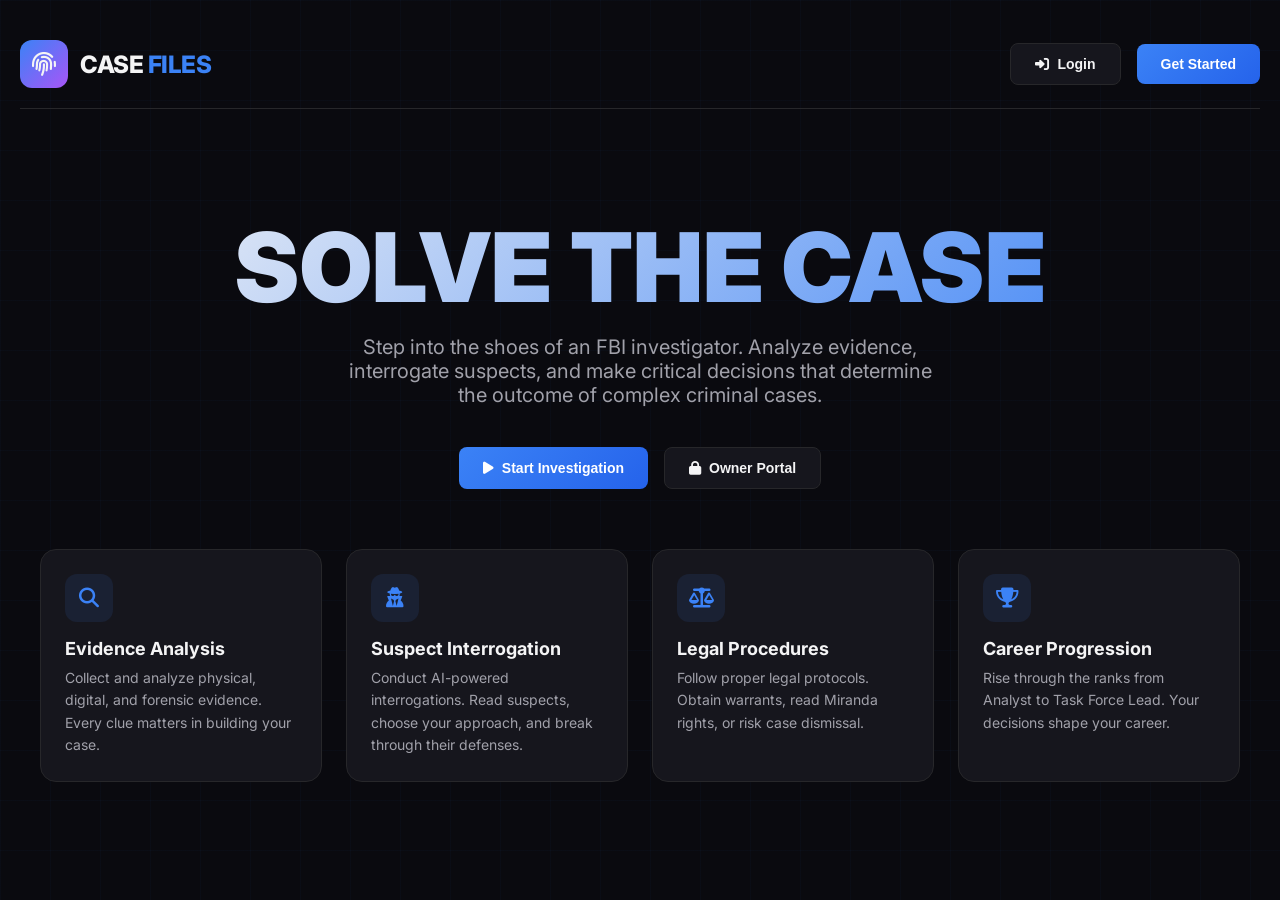
<file: frontend/public/downloads/index.html>
<!DOCTYPE html>
<html lang="en">
<head>
    <meta charset="UTF-8">
    <meta name="viewport" content="width=device-width, initial-scale=1.0">
    <title>CASE FILES - FBI Investigation Game</title>
    <link href="https://fonts.googleapis.com/css2?family=Inter:wght@400;500;600;700;800;900&family=JetBrains+Mono:wght@400;500&display=swap" rel="stylesheet">
    <link rel="stylesheet" href="https://cdnjs.cloudflare.com/ajax/libs/font-awesome/6.5.1/css/all.min.css">
    <style>
        :root {
            --bg-primary: #0a0a0f;
            --bg-secondary: #111118;
            --bg-card: #16161d;
            --bg-card-hover: #1a1a22;
            --accent-blue: #3b82f6;
            --accent-red: #ef4444;
            --accent-amber: #f59e0b;
            --accent-green: #22c55e;
            --accent-purple: #a855f7;
            --text-primary: #f4f4f5;
            --text-secondary: #a1a1aa;
            --text-muted: #71717a;
            --border-color: #27272a;
            --gold: #fbbf24;
        }

        * { margin: 0; padding: 0; box-sizing: border-box; }

        body {
            font-family: 'Inter', sans-serif;
            background: var(--bg-primary);
            color: var(--text-primary);
            min-height: 100vh;
            overflow-x: hidden;
        }

        .bg-grid {
            position: fixed;
            top: 0; left: 0; right: 0; bottom: 0;
            background-image: 
                linear-gradient(rgba(59, 130, 246, 0.03) 1px, transparent 1px),
                linear-gradient(90deg, rgba(59, 130, 246, 0.03) 1px, transparent 1px);
            background-size: 50px 50px;
            pointer-events: none;
            z-index: 0;
        }

        .container {
            position: relative;
            z-index: 1;
            max-width: 1400px;
            margin: 0 auto;
            padding: 20px;
        }

        /* Header */
        .header {
            display: flex;
            justify-content: space-between;
            align-items: center;
            padding: 20px 0;
            border-bottom: 1px solid var(--border-color);
            margin-bottom: 30px;
        }

        .logo {
            display: flex;
            align-items: center;
            gap: 12px;
            cursor: pointer;
        }

        .logo-icon {
            width: 48px;
            height: 48px;
            background: linear-gradient(135deg, var(--accent-blue), var(--accent-purple));
            border-radius: 12px;
            display: flex;
            align-items: center;
            justify-content: center;
            font-size: 24px;
        }

        .logo-text {
            font-size: 24px;
            font-weight: 800;
            letter-spacing: -0.5px;
        }

        .logo-text span { color: var(--accent-blue); }

        .auth-container {
            display: flex;
            align-items: center;
            gap: 16px;
        }

        .user-badge {
            display: flex;
            align-items: center;
            gap: 10px;
            background: var(--bg-card);
            padding: 8px 16px;
            border-radius: 8px;
            border: 1px solid var(--border-color);
        }

        .user-rank {
            font-size: 11px;
            font-weight: 600;
            padding: 2px 8px;
            border-radius: 4px;
            background: var(--accent-blue);
            color: white;
        }

        .owner-badge {
            background: var(--accent-red);
        }

        /* Buttons */
        .btn {
            padding: 12px 24px;
            border-radius: 8px;
            font-weight: 600;
            font-size: 14px;
            cursor: pointer;
            transition: all 0.2s ease;
            border: none;
            display: inline-flex;
            align-items: center;
            gap: 8px;
        }

        .btn-primary {
            background: linear-gradient(135deg, var(--accent-blue), #2563eb);
            color: white;
        }

        .btn-primary:hover {
            transform: translateY(-2px);
            box-shadow: 0 4px 20px rgba(59, 130, 246, 0.3);
        }

        .btn-secondary {
            background: var(--bg-card);
            color: var(--text-primary);
            border: 1px solid var(--border-color);
        }

        .btn-secondary:hover { background: var(--bg-card-hover); }

        .btn-danger {
            background: var(--accent-red);
            color: white;
        }

        .btn-success {
            background: var(--accent-green);
            color: white;
        }

        .btn-sm {
            padding: 8px 16px;
            font-size: 12px;
        }

        /* Cards */
        .card {
            background: var(--bg-card);
            border: 1px solid var(--border-color);
            border-radius: 16px;
            padding: 24px;
            transition: all 0.3s ease;
        }

        .card:hover {
            border-color: var(--accent-blue);
            transform: translateY(-4px);
        }

        /* Landing Page */
        .landing { text-align: center; padding: 80px 20px; }

        .hero-title {
            font-size: clamp(48px, 8vw, 96px);
            font-weight: 900;
            line-height: 1;
            margin-bottom: 20px;
            background: linear-gradient(135deg, var(--text-primary), var(--accent-blue));
            -webkit-background-clip: text;
            -webkit-text-fill-color: transparent;
            background-clip: text;
        }

        .hero-subtitle {
            font-size: 20px;
            color: var(--text-secondary);
            max-width: 600px;
            margin: 0 auto 40px;
        }

        .features-grid {
            display: grid;
            grid-template-columns: repeat(auto-fit, minmax(280px, 1fr));
            gap: 24px;
            margin-top: 60px;
        }

        .feature-card { text-align: left; }

        .feature-icon {
            width: 48px;
            height: 48px;
            background: rgba(59, 130, 246, 0.1);
            border-radius: 12px;
            display: flex;
            align-items: center;
            justify-content: center;
            margin-bottom: 16px;
            color: var(--accent-blue);
            font-size: 20px;
        }

        .feature-title {
            font-size: 18px;
            font-weight: 700;
            margin-bottom: 8px;
        }

        .feature-desc {
            color: var(--text-secondary);
            font-size: 14px;
            line-height: 1.6;
        }

        /* Case Selection */
        .cases-grid {
            display: grid;
            grid-template-columns: repeat(auto-fill, minmax(350px, 1fr));
            gap: 24px;
            margin-top: 30px;
        }

        .case-card {
            position: relative;
            overflow: hidden;
            cursor: pointer;
        }

        .case-image {
            width: 100%;
            height: 200px;
            object-fit: cover;
            border-radius: 12px;
            margin-bottom: 16px;
            background: var(--bg-secondary);
            display: flex;
            align-items: center;
            justify-content: center;
        }

        .case-difficulty {
            position: absolute;
            top: 16px;
            right: 16px;
            padding: 4px 12px;
            border-radius: 20px;
            font-size: 12px;
            font-weight: 600;
            text-transform: uppercase;
        }

        .difficulty-easy { background: var(--accent-green); }
        .difficulty-medium { background: var(--accent-amber); }
        .difficulty-hard { background: var(--accent-red); }

        .case-title {
            font-size: 20px;
            font-weight: 700;
            margin-bottom: 8px;
        }

        .case-synopsis {
            color: var(--text-secondary);
            font-size: 14px;
            line-height: 1.6;
            margin-bottom: 16px;
        }

        .case-meta {
            display: flex;
            gap: 16px;
            color: var(--text-muted);
            font-size: 13px;
        }

        .case-meta i { margin-right: 6px; }

        /* Game Interface */
        .game-header {
            display: grid;
            grid-template-columns: repeat(auto-fit, minmax(150px, 1fr));
            gap: 16px;
            margin-bottom: 24px;
        }

        .stat-card {
            background: var(--bg-card);
            border: 1px solid var(--border-color);
            border-radius: 12px;
            padding: 16px;
            text-align: center;
        }

        .stat-label {
            font-size: 11px;
            text-transform: uppercase;
            letter-spacing: 1px;
            color: var(--text-muted);
            margin-bottom: 8px;
        }

        .stat-value {
            font-size: 24px;
            font-weight: 700;
            font-family: 'JetBrains Mono', monospace;
        }

        .stat-low { color: var(--accent-green); }
        .stat-medium { color: var(--accent-amber); }
        .stat-high { color: var(--accent-red); }

        .scene-container {
            display: grid;
            grid-template-columns: 1fr 350px;
            gap: 24px;
        }

        @media (max-width: 1024px) {
            .scene-container { grid-template-columns: 1fr; }
        }

        .scene-main {
            background: var(--bg-card);
            border: 1px solid var(--border-color);
            border-radius: 16px;
            padding: 32px;
        }

        .scene-badge {
            display: inline-flex;
            align-items: center;
            gap: 6px;
            padding: 4px 12px;
            background: rgba(59, 130, 246, 0.1);
            border: 1px solid var(--accent-blue);
            border-radius: 20px;
            font-size: 12px;
            color: var(--accent-blue);
            margin-bottom: 16px;
        }

        .scene-title {
            font-size: 28px;
            font-weight: 800;
            margin-bottom: 16px;
        }

        .scene-narration {
            color: var(--text-secondary);
            line-height: 1.8;
            font-size: 16px;
            margin-bottom: 32px;
        }

        .choices-container {
            display: flex;
            flex-direction: column;
            gap: 12px;
        }

        .choice-btn {
            width: 100%;
            padding: 20px 24px;
            background: var(--bg-secondary);
            border: 1px solid var(--border-color);
            border-radius: 12px;
            text-align: left;
            cursor: pointer;
            transition: all 0.2s ease;
            color: var(--text-primary);
            font-size: 15px;
            display: flex;
            align-items: center;
            gap: 16px;
        }

        .choice-btn:hover {
            border-color: var(--accent-blue);
            background: rgba(59, 130, 246, 0.1);
            transform: translateX(8px);
        }

        .choice-number {
            width: 32px;
            height: 32px;
            background: var(--accent-blue);
            border-radius: 8px;
            display: flex;
            align-items: center;
            justify-content: center;
            font-weight: 700;
            flex-shrink: 0;
        }

        .choice-risk {
            margin-left: auto;
            padding: 4px 10px;
            border-radius: 4px;
            font-size: 11px;
            font-weight: 600;
            text-transform: uppercase;
        }

        .risk-low { background: rgba(34, 197, 94, 0.2); color: var(--accent-green); }
        .risk-medium { background: rgba(245, 158, 11, 0.2); color: var(--accent-amber); }
        .risk-high { background: rgba(239, 68, 68, 0.2); color: var(--accent-red); }

        /* Sidebar */
        .sidebar {
            display: flex;
            flex-direction: column;
            gap: 16px;
        }

        .sidebar-card {
            background: var(--bg-card);
            border: 1px solid var(--border-color);
            border-radius: 12px;
            padding: 20px;
        }

        .sidebar-title {
            font-size: 14px;
            font-weight: 700;
            text-transform: uppercase;
            letter-spacing: 1px;
            color: var(--text-muted);
            margin-bottom: 16px;
            display: flex;
            align-items: center;
            gap: 8px;
        }

        .clue-item {
            display: flex;
            align-items: center;
            gap: 12px;
            padding: 12px;
            background: var(--bg-secondary);
            border-radius: 8px;
            margin-bottom: 8px;
            font-size: 14px;
        }

        .clue-icon {
            width: 36px;
            height: 36px;
            background: rgba(59, 130, 246, 0.2);
            border-radius: 8px;
            display: flex;
            align-items: center;
            justify-content: center;
            color: var(--accent-blue);
        }

        .suspect-item {
            display: flex;
            align-items: center;
            gap: 12px;
            padding: 12px;
            background: var(--bg-secondary);
            border-radius: 8px;
            margin-bottom: 8px;
            cursor: pointer;
            transition: all 0.2s;
        }

        .suspect-item:hover {
            background: rgba(239, 68, 68, 0.1);
        }

        .suspect-avatar {
            width: 40px;
            height: 40px;
            background: var(--bg-card);
            border-radius: 50%;
            display: flex;
            align-items: center;
            justify-content: center;
            font-weight: 700;
            color: var(--accent-red);
        }

        .suspect-name { font-weight: 600; }

        .suspect-role {
            font-size: 12px;
            color: var(--text-muted);
        }

        .progress-container { margin-bottom: 24px; }

        .progress-bar {
            height: 6px;
            background: var(--bg-secondary);
            border-radius: 3px;
            overflow: hidden;
        }

        .progress-fill {
            height: 100%;
            background: linear-gradient(90deg, var(--accent-blue), var(--accent-purple));
            border-radius: 3px;
            transition: width 0.5s ease;
        }

        /* Modal */
        .modal-overlay {
            display: none;
            position: fixed;
            top: 0; left: 0; right: 0; bottom: 0;
            background: rgba(0, 0, 0, 0.8);
            backdrop-filter: blur(4px);
            z-index: 100;
            align-items: center;
            justify-content: center;
            padding: 20px;
        }

        .modal-overlay.active { display: flex; }

        .modal {
            background: var(--bg-card);
            border: 1px solid var(--border-color);
            border-radius: 20px;
            padding: 32px;
            max-width: 500px;
            width: 100%;
            max-height: 90vh;
            overflow-y: auto;
        }

        .modal-header {
            display: flex;
            justify-content: space-between;
            align-items: center;
            margin-bottom: 24px;
        }

        .modal-title {
            font-size: 24px;
            font-weight: 800;
        }

        .modal-close {
            width: 40px;
            height: 40px;
            background: var(--bg-secondary);
            border: none;
            border-radius: 8px;
            color: var(--text-secondary);
            cursor: pointer;
            font-size: 18px;
        }

        .form-group { margin-bottom: 20px; }

        .form-label {
            display: block;
            font-size: 14px;
            font-weight: 600;
            margin-bottom: 8px;
            color: var(--text-secondary);
        }

        .form-input {
            width: 100%;
            padding: 14px 16px;
            background: var(--bg-secondary);
            border: 1px solid var(--border-color);
            border-radius: 10px;
            color: var(--text-primary);
            font-size: 15px;
            transition: border-color 0.2s;
        }

        .form-input:focus {
            outline: none;
            border-color: var(--accent-blue);
        }

        .form-select {
            width: 100%;
            padding: 14px 16px;
            background: var(--bg-secondary);
            border: 1px solid var(--border-color);
            border-radius: 10px;
            color: var(--text-primary);
            font-size: 15px;
        }

        .form-textarea {
            width: 100%;
            padding: 14px 16px;
            background: var(--bg-secondary);
            border: 1px solid var(--border-color);
            border-radius: 10px;
            color: var(--text-primary);
            font-size: 15px;
            min-height: 100px;
            resize: vertical;
        }

        /* Ending Screen */
        .ending-container {
            text-align: center;
            padding: 60px 20px;
        }

        .ending-icon {
            width: 100px;
            height: 100px;
            margin: 0 auto 24px;
            border-radius: 50%;
            display: flex;
            align-items: center;
            justify-content: center;
            font-size: 48px;
        }

        .ending-success {
            background: rgba(34, 197, 94, 0.2);
            color: var(--accent-green);
        }

        .ending-failure {
            background: rgba(239, 68, 68, 0.2);
            color: var(--accent-red);
        }

        .ending-title {
            font-size: 36px;
            font-weight: 800;
            margin-bottom: 16px;
        }

        .ending-narration {
            font-size: 18px;
            color: var(--text-secondary);
            max-width: 600px;
            margin: 0 auto 32px;
            line-height: 1.8;
        }

        .stats-grid {
            display: grid;
            grid-template-columns: repeat(auto-fit, minmax(150px, 1fr));
            gap: 16px;
            max-width: 600px;
            margin: 0 auto 32px;
        }

        /* Chat/Interrogation */
        .chat-messages {
            max-height: 400px;
            overflow-y: auto;
            margin-bottom: 16px;
            padding: 16px;
            background: var(--bg-secondary);
            border-radius: 12px;
        }

        .chat-message {
            margin-bottom: 16px;
            display: flex;
            gap: 12px;
        }

        .chat-avatar {
            width: 36px;
            height: 36px;
            border-radius: 50%;
            display: flex;
            align-items: center;
            justify-content: center;
            font-weight: 700;
            flex-shrink: 0;
        }

        .chat-avatar.agent { background: var(--accent-blue); }
        .chat-avatar.suspect { background: var(--accent-red); }

        .chat-bubble {
            background: var(--bg-card);
            padding: 12px 16px;
            border-radius: 12px;
            max-width: 80%;
        }

        .chat-input-container {
            display: flex;
            gap: 12px;
        }

        .chat-input {
            flex: 1;
            padding: 14px 16px;
            background: var(--bg-secondary);
            border: 1px solid var(--border-color);
            border-radius: 10px;
            color: var(--text-primary);
            font-size: 15px;
        }

        /* Owner Portal */
        .owner-layout {
            display: flex;
            min-height: 100vh;
        }

        .owner-sidebar {
            width: 250px;
            background: var(--bg-secondary);
            border-right: 1px solid var(--border-color);
            padding: 20px 0;
            flex-shrink: 0;
        }

        .owner-sidebar-header {
            padding: 0 20px 20px;
            border-bottom: 1px solid var(--border-color);
            margin-bottom: 20px;
        }

        .owner-sidebar-logo {
            display: flex;
            align-items: center;
            gap: 10px;
            font-weight: 800;
            font-size: 18px;
        }

        .owner-badge-text {
            font-size: 11px;
            color: var(--accent-red);
            font-family: 'JetBrains Mono', monospace;
            margin-top: 4px;
        }

        .owner-nav {
            padding: 0 12px;
        }

        .owner-nav-item {
            display: flex;
            align-items: center;
            gap: 12px;
            padding: 12px 16px;
            color: var(--text-secondary);
            text-decoration: none;
            border-radius: 8px;
            margin-bottom: 4px;
            cursor: pointer;
            font-size: 14px;
            transition: all 0.2s;
        }

        .owner-nav-item:hover {
            background: var(--bg-card);
            color: var(--text-primary);
        }

        .owner-nav-item.active {
            background: var(--bg-card);
            color: var(--text-primary);
        }

        .owner-main {
            flex: 1;
            padding: 30px;
            overflow-y: auto;
        }

        .owner-header {
            display: flex;
            justify-content: space-between;
            align-items: center;
            margin-bottom: 30px;
        }

        .owner-title {
            font-size: 28px;
            font-weight: 800;
        }

        .owner-subtitle {
            color: var(--text-muted);
            font-size: 14px;
            font-family: 'JetBrains Mono', monospace;
        }

        /* Stats Grid */
        .owner-stats {
            display: grid;
            grid-template-columns: repeat(auto-fit, minmax(200px, 1fr));
            gap: 20px;
            margin-bottom: 30px;
        }

        .owner-stat-card {
            background: var(--bg-card);
            border: 1px solid var(--border-color);
            padding: 24px;
            border-radius: 12px;
        }

        .owner-stat-icon {
            width: 40px;
            height: 40px;
            background: rgba(59, 130, 246, 0.1);
            border-radius: 10px;
            display: flex;
            align-items: center;
            justify-content: center;
            margin-bottom: 16px;
            color: var(--accent-blue);
        }

        .owner-stat-value {
            font-size: 32px;
            font-weight: 800;
        }

        .owner-stat-label {
            font-size: 12px;
            color: var(--text-muted);
            text-transform: uppercase;
            letter-spacing: 1px;
        }

        /* Table */
        .data-table {
            width: 100%;
            background: var(--bg-card);
            border: 1px solid var(--border-color);
            border-radius: 12px;
            overflow: hidden;
        }

        .data-table-header {
            display: grid;
            padding: 16px 20px;
            background: var(--bg-secondary);
            border-bottom: 1px solid var(--border-color);
            font-size: 12px;
            font-weight: 600;
            text-transform: uppercase;
            letter-spacing: 1px;
            color: var(--text-muted);
        }

        .data-table-row {
            display: grid;
            padding: 16px 20px;
            border-bottom: 1px solid var(--border-color);
            align-items: center;
            transition: background 0.2s;
        }

        .data-table-row:hover {
            background: var(--bg-secondary);
        }

        .data-table-row:last-child {
            border-bottom: none;
        }

        .status-badge {
            display: inline-flex;
            padding: 4px 12px;
            border-radius: 20px;
            font-size: 11px;
            font-weight: 600;
            text-transform: uppercase;
        }

        .status-published {
            background: rgba(34, 197, 94, 0.1);
            color: var(--accent-green);
            border: 1px solid rgba(34, 197, 94, 0.3);
        }

        .status-draft {
            background: var(--bg-secondary);
            color: var(--text-muted);
        }

        /* Tabs */
        .tabs {
            display: flex;
            gap: 4px;
            background: var(--bg-secondary);
            padding: 4px;
            border-radius: 10px;
            margin-bottom: 24px;
        }

        .tab {
            padding: 10px 20px;
            border-radius: 8px;
            font-size: 13px;
            font-weight: 600;
            cursor: pointer;
            color: var(--text-secondary);
            transition: all 0.2s;
            border: none;
            background: none;
        }

        .tab.active {
            background: var(--bg-card);
            color: var(--text-primary);
        }

        .tab:hover:not(.active) {
            color: var(--text-primary);
        }

        /* Form sections */
        .form-section {
            background: var(--bg-card);
            border: 1px solid var(--border-color);
            border-radius: 12px;
            padding: 24px;
            margin-bottom: 20px;
        }

        .form-section-title {
            font-size: 12px;
            font-weight: 600;
            text-transform: uppercase;
            letter-spacing: 1px;
            color: var(--accent-green);
            margin-bottom: 16px;
            font-family: 'JetBrains Mono', monospace;
        }

        .form-row {
            display: grid;
            grid-template-columns: repeat(auto-fit, minmax(200px, 1fr));
            gap: 16px;
        }

        .switch-container {
            display: flex;
            align-items: center;
            gap: 10px;
        }

        .switch {
            position: relative;
            width: 44px;
            height: 24px;
            background: var(--bg-secondary);
            border-radius: 12px;
            cursor: pointer;
            transition: background 0.2s;
        }

        .switch.active {
            background: var(--accent-green);
        }

        .switch::after {
            content: '';
            position: absolute;
            top: 2px;
            left: 2px;
            width: 20px;
            height: 20px;
            background: white;
            border-radius: 50%;
            transition: transform 0.2s;
        }

        .switch.active::after {
            transform: translateX(20px);
        }

        /* Item cards (suspects, clues, scenes) */
        .item-card {
            background: var(--bg-secondary);
            border: 1px solid var(--border-color);
            border-radius: 12px;
            padding: 20px;
            margin-bottom: 16px;
        }

        .item-card-header {
            display: flex;
            justify-content: space-between;
            align-items: center;
            margin-bottom: 16px;
        }

        .item-card-title {
            font-family: 'JetBrains Mono', monospace;
            font-size: 12px;
            color: var(--text-muted);
        }

        .hidden { display: none !important; }

        @keyframes fadeIn {
            from { opacity: 0; transform: translateY(20px); }
            to { opacity: 1; transform: translateY(0); }
        }

        .animate-in { animation: fadeIn 0.5s ease; }

        @media (max-width: 768px) {
            .header { flex-direction: column; gap: 16px; }
            .game-header { grid-template-columns: repeat(2, 1fr); }
            .scene-title { font-size: 22px; }
            .owner-sidebar { display: none; }
        }
    </style>
</head>
<body>
    <div class="bg-grid"></div>
    
    <div class="container" id="mainContainer">
        <!-- Header -->
        <header class="header">
            <div class="logo" onclick="returnToMenu()">
                <div class="logo-icon"><i class="fas fa-fingerprint"></i></div>
                <div class="logo-text">CASE <span>FILES</span></div>
            </div>
            <div class="auth-container" id="authContainer">
                <button class="btn btn-secondary" onclick="showLogin()">
                    <i class="fas fa-sign-in-alt"></i> Login
                </button>
                <button class="btn btn-primary" onclick="showRegister()">
                    Get Started
                </button>
            </div>
        </header>

        <!-- Landing Page -->
        <section id="landingPage" class="landing">
            <h1 class="hero-title">SOLVE THE CASE</h1>
            <p class="hero-subtitle">
                Step into the shoes of an FBI investigator. Analyze evidence, interrogate suspects, 
                and make critical decisions that determine the outcome of complex criminal cases.
            </p>
            <div style="display: flex; gap: 16px; justify-content: center; flex-wrap: wrap;">
                <button class="btn btn-primary" onclick="showRegister()">
                    <i class="fas fa-play"></i> Start Investigation
                </button>
                <button class="btn btn-secondary" onclick="showOwnerLogin()">
                    <i class="fas fa-lock"></i> Owner Portal
                </button>
            </div>

            <div class="features-grid">
                <div class="card feature-card">
                    <div class="feature-icon"><i class="fas fa-search"></i></div>
                    <h3 class="feature-title">Evidence Analysis</h3>
                    <p class="feature-desc">
                        Collect and analyze physical, digital, and forensic evidence. 
                        Every clue matters in building your case.
                    </p>
                </div>
                <div class="card feature-card">
                    <div class="feature-icon"><i class="fas fa-user-secret"></i></div>
                    <h3 class="feature-title">Suspect Interrogation</h3>
                    <p class="feature-desc">
                        Conduct AI-powered interrogations. Read suspects, choose your approach, 
                        and break through their defenses.
                    </p>
                </div>
                <div class="card feature-card">
                    <div class="feature-icon"><i class="fas fa-balance-scale"></i></div>
                    <h3 class="feature-title">Legal Procedures</h3>
                    <p class="feature-desc">
                        Follow proper legal protocols. Obtain warrants, read Miranda rights, 
                        or risk case dismissal.
                    </p>
                </div>
                <div class="card feature-card">
                    <div class="feature-icon"><i class="fas fa-trophy"></i></div>
                    <h3 class="feature-title">Career Progression</h3>
                    <p class="feature-desc">
                        Rise through the ranks from Analyst to Task Force Lead. 
                        Your decisions shape your career.
                    </p>
                </div>
            </div>
        </section>

        <!-- Case Selection -->
        <section id="casesPage" class="hidden">
            <h2 style="font-size: 28px; font-weight: 800; margin-bottom: 8px;">Select Your Case</h2>
            <p style="color: var(--text-secondary); margin-bottom: 24px;">Choose a case file to begin your investigation</p>
            <div class="cases-grid" id="casesGrid"></div>
        </section>

        <!-- Game Interface -->
        <section id="gamePage" class="hidden">
            <div class="game-header" id="gameStats"></div>
            <div class="progress-container">
                <div class="progress-bar">
                    <div class="progress-fill" id="progressFill" style="width: 0%"></div>
                </div>
            </div>
            <div class="scene-container">
                <div class="scene-main">
                    <div class="scene-badge" id="sceneBadge">
                        <i class="fas fa-map-marker-alt"></i>
                        <span id="sceneType">INVESTIGATION</span>
                    </div>
                    <h2 class="scene-title" id="sceneTitle">Loading...</h2>
                    <p class="scene-narration" id="sceneNarration">Loading scene...</p>
                    <div class="choices-container" id="choicesContainer"></div>
                </div>
                <div class="sidebar">
                    <div class="sidebar-card">
                        <h3 class="sidebar-title">
                            <i class="fas fa-folder-open"></i> Evidence Collected
                        </h3>
                        <div id="cluesList">
                            <p style="color: var(--text-muted); font-size: 14px;">No evidence collected yet</p>
                        </div>
                    </div>
                    <div class="sidebar-card">
                        <h3 class="sidebar-title">
                            <i class="fas fa-users"></i> Suspects
                        </h3>
                        <div id="suspectsList"></div>
                    </div>
                    <button class="btn btn-danger" style="width: 100%;" onclick="showAccusation()">
                        <i class="fas fa-gavel"></i> Make Accusation
                    </button>
                </div>
            </div>
        </section>

        <!-- Ending Screen -->
        <section id="endingPage" class="hidden">
            <div class="ending-container">
                <div class="ending-icon" id="endingIcon">
                    <i class="fas fa-check"></i>
                </div>
                <h2 class="ending-title" id="endingTitle">Case Closed</h2>
                <p class="ending-narration" id="endingNarration">Loading...</p>
                <div class="stats-grid" id="endingStats"></div>
                <button class="btn btn-primary" onclick="returnToMenu()">
                    <i class="fas fa-home"></i> Return to Menu
                </button>
            </div>
        </section>
    </div>

    <!-- Owner Portal (separate layout) -->
    <div id="ownerPortal" class="owner-layout hidden">
        <aside class="owner-sidebar">
            <div class="owner-sidebar-header">
                <div class="owner-sidebar-logo">
                    <i class="fas fa-fingerprint"></i>
                    <span>CASE FILES</span>
                </div>
                <div class="owner-badge-text">OWNER PORTAL</div>
            </div>
            <nav class="owner-nav">
                <div class="owner-nav-item active" onclick="showOwnerSection('dashboard')">
                    <i class="fas fa-th-large"></i> Dashboard
                </div>
                <div class="owner-nav-item" onclick="showOwnerSection('cases')">
                    <i class="fas fa-folder"></i> Cases
                </div>
                <div class="owner-nav-item" onclick="showOwnerSection('editor')">
                    <i class="fas fa-edit"></i> Case Editor
                </div>
                <div class="owner-nav-item" onclick="showOwnerSection('players')">
                    <i class="fas fa-users"></i> Players
                </div>
                <div class="owner-nav-item" onclick="showOwnerSection('analytics')">
                    <i class="fas fa-chart-bar"></i> Analytics
                </div>
                <div class="owner-nav-item" style="margin-top: auto; color: var(--accent-red);" onclick="ownerLogout()">
                    <i class="fas fa-sign-out-alt"></i> Logout
                </div>
            </nav>
        </aside>
        <main class="owner-main" id="ownerMainContent">
            <!-- Content will be injected here -->
        </main>
    </div>

    <!-- Modals -->
    <div class="modal-overlay" id="loginModal">
        <div class="modal">
            <div class="modal-header">
                <h3 class="modal-title">Agent Login</h3>
                <button class="modal-close" onclick="closeModals()"><i class="fas fa-times"></i></button>
            </div>
            <form onsubmit="handleLogin(event)">
                <div class="form-group">
                    <label class="form-label">Email</label>
                    <input type="email" class="form-input" id="loginEmail" placeholder="agent@fbi.gov" required>
                </div>
                <div class="form-group">
                    <label class="form-label">Password</label>
                    <input type="password" class="form-input" id="loginPassword" placeholder="Enter your password" required>
                </div>
                <button type="submit" class="btn btn-primary" style="width: 100%;">
                    <i class="fas fa-sign-in-alt"></i> Login
                </button>
            </form>
        </div>
    </div>

    <div class="modal-overlay" id="registerModal">
        <div class="modal">
            <div class="modal-header">
                <h3 class="modal-title">Create Agent Profile</h3>
                <button class="modal-close" onclick="closeModals()"><i class="fas fa-times"></i></button>
            </div>
            <form onsubmit="handleRegister(event)">
                <div class="form-group">
                    <label class="form-label">Agent Name</label>
                    <input type="text" class="form-input" id="regUsername" placeholder="Special Agent..." required>
                </div>
                <div class="form-group">
                    <label class="form-label">Email</label>
                    <input type="email" class="form-input" id="regEmail" placeholder="agent@fbi.gov" required>
                </div>
                <div class="form-group">
                    <label class="form-label">Password</label>
                    <input type="password" class="form-input" id="regPassword" placeholder="Create a secure password" required>
                </div>
                <button type="submit" class="btn btn-primary" style="width: 100%;">
                    <i class="fas fa-user-plus"></i> Create Agent Profile
                </button>
            </form>
        </div>
    </div>

    <div class="modal-overlay" id="ownerLoginModal">
        <div class="modal">
            <div class="modal-header">
                <h3 class="modal-title">Owner Login</h3>
                <button class="modal-close" onclick="closeModals()"><i class="fas fa-times"></i></button>
            </div>
            <form onsubmit="handleOwnerLogin(event)">
                <div class="form-group">
                    <label class="form-label">Owner Email</label>
                    <input type="email" class="form-input" id="ownerEmail" placeholder="owner@casefiles.fbi" required>
                </div>
                <div class="form-group">
                    <label class="form-label">Password</label>
                    <input type="password" class="form-input" id="ownerPassword" placeholder="Enter owner password" required>
                </div>
                <button type="submit" class="btn btn-danger" style="width: 100%;">
                    <i class="fas fa-lock"></i> Access Owner Portal
                </button>
            </form>
            <p style="color: var(--text-muted); font-size: 12px; margin-top: 16px; text-align: center;">
                Default: Widchel.ant08@casefiles.fbi / WidAnt1234!
            </p>
        </div>
    </div>

    <div class="modal-overlay" id="interrogationModal">
        <div class="modal" style="max-width: 700px;">
            <div class="modal-header">
                <h3 class="modal-title">Interrogation Room</h3>
                <button class="modal-close" onclick="closeModals()"><i class="fas fa-times"></i></button>
            </div>
            <div>
                <div style="display: flex; align-items: center; gap: 16px; margin-bottom: 20px; padding: 16px; background: var(--bg-secondary); border-radius: 12px;">
                    <div class="suspect-avatar" style="width: 50px; height: 50px;" id="interrogateSuspectAvatar">?</div>
                    <div>
                        <div style="font-weight: 700; font-size: 18px;" id="interrogateSuspectName">Suspect Name</div>
                        <div style="color: var(--text-muted);" id="interrogateSuspectRole">Role</div>
                    </div>
                    <div style="margin-left: auto; text-align: right;">
                        <div style="font-size: 12px; color: var(--text-muted);">Cooperation</div>
                        <div style="font-weight: 700; color: var(--accent-amber);" id="cooperationLevel">50%</div>
                    </div>
                </div>
                <div class="chat-messages" id="chatMessages">
                    <p style="color: var(--text-muted); text-align: center;">Start the interrogation...</p>
                </div>
                <div class="chat-input-container">
                    <input type="text" class="chat-input" id="interrogationInput" placeholder="Ask a question...">
                    <button class="btn btn-primary" onclick="sendInterrogation()">
                        <i class="fas fa-paper-plane"></i>
                    </button>
                </div>
            </div>
        </div>
    </div>

    <div class="modal-overlay" id="accusationModal">
        <div class="modal">
            <div class="modal-header">
                <h3 class="modal-title">Make Accusation</h3>
                <button class="modal-close" onclick="closeModals()"><i class="fas fa-times"></i></button>
            </div>
            <div>
                <p style="color: var(--text-secondary); margin-bottom: 20px;">
                    Select the suspect you believe is guilty. Choose wisely - wrong accusations damage your career.
                </p>
                <div id="accusationSuspects"></div>
                <button class="btn btn-danger" style="width: 100%; margin-top: 20px;" onclick="submitAccusation()">
                    <i class="fas fa-gavel"></i> Confirm Accusation
                </button>
            </div>
        </div>
    </div>

    <script>
        // ==================== GAME DATA ====================
        let CASES = [
            {
                id: "case-001",
                title: "The Midnight Caller",
                synopsis: "A series of threatening phone calls leads to a shocking murder. Trace the digital footprint and uncover the killer before they strike again.",
                difficulty: "medium",
                crime_type: "HOMICIDE",
                time_limit: 45,
                published: true,
                victim: { name: "Sarah Mitchell", age: 34 },
                suspects: [
                    { id: "s1", name: "Marcus Webb", age: 38, role: "Ex-Husband", motive: "Bitter divorce", alibi: "Claims he was at a bar", is_guilty: false, personality: "hostile" },
                    { id: "s2", name: "Diana Cross", age: 32, role: "Business Partner", motive: "Insurance policy", alibi: "Working late at office", is_guilty: true, personality: "calculating" },
                    { id: "s3", name: "James Porter", age: 45, role: "Neighbor", motive: "Property dispute", alibi: "Asleep at home", is_guilty: false, personality: "cooperative" }
                ],
                clues: [
                    { id: "c1", label: "Phone Records", description: "Call logs showing blocked number calls", category: "digital" },
                    { id: "c2", label: "Insurance Document", description: "$500,000 life insurance policy", category: "financial" },
                    { id: "c3", label: "Fingerprint on Window", description: "Partial print found at entry point", category: "physical" },
                    { id: "c4", label: "Security Footage", description: "Grainy footage of suspect's car", category: "digital" },
                    { id: "c5", label: "Witness Statement", description: "Neighbor saw someone leaving at 11 PM", category: "witness" }
                ],
                scenes: [
                    {
                        id: "scene-1", order: 1, title: "Crime Scene", type: "crime_scene",
                        narration: "You arrive at 142 Oak Street. Yellow crime scene tape flutters in the cold night air. The victim, Sarah Mitchell, was found by her cleaning service this morning. As the lead investigator, every decision you make will shape this case.",
                        choices: [
                            { id: "ch1", text: "Examine the body and immediate surroundings", next: "scene-2", risk: "low", clues: ["c3"], score: 10 },
                            { id: "ch2", text: "Check security cameras first", next: "scene-3", risk: "low", clues: ["c4"], score: 10 },
                            { id: "ch3", text: "Interview the neighbor who found the body", next: "scene-4", risk: "low", clues: ["c5"], score: 5 }
                        ]
                    },
                    {
                        id: "scene-2", order: 2, title: "Forensic Analysis", type: "evidence_lab",
                        narration: "The forensics team has processed the scene. The point of entry appears to be a back window. A partial fingerprint was recovered, along with traces of an unknown substance on the victim's clothing.",
                        choices: [
                            { id: "ch4", text: "Run the fingerprint through AFIS", next: "scene-5", risk: "low", clues: [], score: 15 },
                            { id: "ch5", text: "Analyze the unknown substance", next: "scene-5", risk: "low", clues: [], score: 10 },
                            { id: "ch6", text: "Review victim's phone records", next: "scene-6", risk: "low", clues: ["c1"], score: 20 }
                        ]
                    },
                    {
                        id: "scene-3", order: 2, title: "Security Review", type: "investigation",
                        narration: "The building's security system recorded footage from the night of the murder. The quality is poor, but you can make out a vehicle leaving the parking garage around 11 PM.",
                        choices: [
                            { id: "ch7", text: "Enhance the footage to identify the vehicle", next: "scene-5", risk: "low", clues: [], score: 15 },
                            { id: "ch8", text: "Cross-reference with resident vehicles", next: "scene-6", risk: "medium", clues: [], score: 10 }
                        ]
                    },
                    {
                        id: "scene-4", order: 2, title: "Witness Interview", type: "interrogation",
                        narration: "Mrs. Patterson, the elderly neighbor, sits nervously in her living room. She claims to have heard something unusual the night of the murder.",
                        choices: [
                            { id: "ch9", text: "Ask about the sounds she heard", next: "scene-5", risk: "low", clues: [], score: 10 },
                            { id: "ch10", text: "Ask if she saw anyone suspicious", next: "scene-6", risk: "low", clues: [], score: 15 }
                        ]
                    },
                    {
                        id: "scene-5", order: 3, title: "The Insurance Lead", type: "investigation",
                        narration: "Your investigation into the victim's finances reveals a substantial life insurance policy. The beneficiary is her business partner, Diana Cross. The policy was taken out just 6 months ago.",
                        choices: [
                            { id: "ch11", text: "Bring Diana Cross in for questioning", next: "scene-7", risk: "medium", clues: ["c2"], score: 25 },
                            { id: "ch12", text: "Investigate the business further", next: "scene-6", risk: "low", clues: ["c2"], score: 15 },
                            { id: "ch13", text: "Check the ex-husband's alibi first", next: "scene-8", risk: "low", clues: [], score: 10 }
                        ]
                    },
                    {
                        id: "scene-6", order: 3, title: "Phone Records", type: "investigation",
                        narration: "The phone records reveal a pattern. The victim received multiple calls from a blocked number in the weeks leading up to her death. The last call was made just hours before the murder.",
                        choices: [
                            { id: "ch14", text: "Subpoena the phone company for caller info", next: "scene-7", risk: "low", clues: ["c1"], score: 20 },
                            { id: "ch15", text: "Interview suspects about the calls", next: "scene-8", risk: "medium", clues: [], score: 15 }
                        ]
                    },
                    {
                        id: "scene-7", order: 4, title: "Interrogation Room", type: "interrogation",
                        narration: "Diana Cross sits across from you, her lawyer by her side. She maintains her composure, but you notice her hands trembling slightly. The evidence is mounting against her.",
                        choices: [
                            { id: "ch16", text: "Present the insurance evidence", next: "scene-9", risk: "medium", clues: [], score: 30, conviction: 20 },
                            { id: "ch17", text: "Ask about her relationship with the victim", next: "scene-9", risk: "low", clues: [], score: 15, conviction: 10 },
                            { id: "ch18", text: "Bluff about having more evidence", next: "scene-9", risk: "high", clues: [], score: 5, conviction: -10 }
                        ]
                    },
                    {
                        id: "scene-8", order: 4, title: "Ex-Husband Interview", type: "interrogation",
                        narration: "Marcus Webb is hostile from the start. He claims he was at O'Malley's Bar the entire evening, but his story has inconsistencies.",
                        choices: [
                            { id: "ch19", text: "Check his alibi at the bar", next: "scene-9", risk: "low", clues: [], score: 15 },
                            { id: "ch20", text: "Pressure him about the divorce", next: "scene-9", risk: "high", clues: [], score: 10, conviction: -5 }
                        ]
                    },
                    {
                        id: "scene-9", order: 5, title: "Final Decision", type: "briefing",
                        narration: "The captain wants answers. You've gathered evidence, interviewed suspects, and built your case. It's time to make an arrest or admit you need more time. Choose carefully - your career depends on it.",
                        choices: [
                            { id: "ch21", text: "Arrest Diana Cross", next: "ending-correct", risk: "medium", clues: [], score: 50 },
                            { id: "ch22", text: "Arrest Marcus Webb", next: "ending-wrong", risk: "high", clues: [], score: -20 },
                            { id: "ch23", text: "Request more time to investigate", next: "ending-incomplete", risk: "low", clues: [], score: 0 }
                        ]
                    }
                ],
                endings: {
                    "ending-correct": { type: "CLOSED", title: "Case Closed - Justice Served", narration: "Diana Cross confessed after you presented the overwhelming evidence. She planned the murder to collect the insurance money and save their failing business. Your meticulous investigation led to a successful prosecution.", xp: 100 },
                    "ending-wrong": { type: "COMPROMISED", title: "Case Compromised", narration: "Marcus Webb was released when his alibi checked out. The real killer, Diana Cross, fled the country. Your rush to judgment cost us a conviction.", xp: -50 },
                    "ending-incomplete": { type: "ESCALATED", title: "Case Escalated", narration: "The case has been reassigned to a senior agent. While no one was wrongfully accused, the delay allowed critical evidence to degrade. Mixed results for your file.", xp: 25 }
                }
            },
            {
                id: "case-002",
                title: "The Art of Deception",
                synopsis: "A renowned art collector is found dead in his private gallery. Millions in paintings are missing. Was it a heist gone wrong, or something more personal?",
                difficulty: "hard",
                crime_type: "HOMICIDE",
                time_limit: 60,
                published: true,
                victim: { name: "Richard Blackwood", age: 67 },
                suspects: [
                    { id: "s1", name: "Elena Vasquez", age: 29, role: "Personal Assistant", motive: "Unpaid wages", alibi: "Claims she was traveling", is_guilty: false, personality: "defensive" },
                    { id: "s2", name: "Thomas Blackwood", age: 41, role: "Son", motive: "Inheritance", alibi: "Dinner with friends", is_guilty: true, personality: "calculating" },
                    { id: "s3", name: "Victor Morel", age: 55, role: "Art Dealer", motive: "Business dispute", alibi: "At auction house", is_guilty: false, personality: "cooperative" }
                ],
                clues: [
                    { id: "c1", label: "Security Override Log", description: "System was disabled from inside", category: "digital" },
                    { id: "c2", label: "Will Amendment", description: "Recent changes to inheritance", category: "financial" },
                    { id: "c3", label: "Blood Trace", description: "DNA evidence on display case", category: "physical" }
                ],
                scenes: [
                    { id: "scene-1", order: 1, title: "The Gallery", type: "crime_scene", narration: "The Blackwood private gallery is a crime scene now. Empty frames hang where masterpieces once resided. Richard Blackwood lies at the center of it all, a victim of what appears to be a carefully planned operation.", choices: [
                        { id: "ch1", text: "Examine the security system", next: "scene-2", risk: "low", clues: ["c1"], score: 15 },
                        { id: "ch2", text: "Document the missing artwork", next: "scene-3", risk: "low", clues: [], score: 10 },
                        { id: "ch3", text: "Interview the first responders", next: "scene-4", risk: "low", clues: [], score: 5 }
                    ]},
                    { id: "scene-2", order: 2, title: "Security Analysis", type: "evidence_lab", narration: "The security logs reveal something troubling - the system was disabled using a master code, accessible only to family members and the head of security.", choices: [
                        { id: "ch4", text: "Interview Thomas Blackwood", next: "scene-5", risk: "medium", clues: ["c2"], score: 25 },
                        { id: "ch5", text: "Review all access logs", next: "scene-5", risk: "low", clues: [], score: 15 }
                    ]},
                    { id: "scene-3", order: 2, title: "Art Assessment", type: "investigation", narration: "Art experts confirm the missing pieces are worth over $40 million. Insurance investigators are already circling, but something doesn't add up - the most valuable piece was left behind.", choices: [
                        { id: "ch6", text: "Investigate insurance claims", next: "scene-5", risk: "low", clues: [], score: 20 },
                        { id: "ch7", text: "Question why certain art was left", next: "scene-5", risk: "low", clues: [], score: 15 }
                    ]},
                    { id: "scene-4", order: 2, title: "First Responder Accounts", type: "interrogation", narration: "The security guard who found the body is visibly shaken. He mentions seeing Thomas Blackwood's car in the parking garage that morning, hours before the body was discovered.", choices: [
                        { id: "ch8", text: "Pull parking garage footage", next: "scene-5", risk: "low", clues: [], score: 20 },
                        { id: "ch9", text: "Get official witness statement", next: "scene-5", risk: "low", clues: [], score: 10 }
                    ]},
                    { id: "scene-5", order: 3, title: "The Heir", type: "interrogation", narration: "Thomas Blackwood arrives with his lawyer. He's calm, almost too calm. You notice fresh scratches on his hands that he claims came from his cat.", choices: [
                        { id: "ch10", text: "Request DNA sample", next: "scene-6", risk: "medium", clues: ["c3"], score: 30 },
                        { id: "ch11", text: "Ask about the will changes", next: "scene-6", risk: "medium", clues: [], score: 25 },
                        { id: "ch12", text: "Question his alibi in detail", next: "scene-6", risk: "low", clues: [], score: 15 }
                    ]},
                    { id: "scene-6", order: 4, title: "Case Conference", type: "briefing", narration: "Your team assembles in the war room. The evidence points in multiple directions, but time is running out. The DA wants an arrest or the case goes cold.", choices: [
                        { id: "ch15", text: "Arrest Thomas Blackwood", next: "ending-correct", risk: "medium", clues: [], score: 50 },
                        { id: "ch16", text: "Arrest Victor Morel", next: "ending-wrong", risk: "high", clues: [], score: -30 },
                        { id: "ch17", text: "Arrest Elena Vasquez", next: "ending-wrong", risk: "high", clues: [], score: -30 }
                    ]}
                ],
                endings: {
                    "ending-correct": { type: "CLOSED", title: "Case Closed - The Heir Unmasked", narration: "Thomas Blackwood's DNA matched the blood found at the scene. Faced with the evidence, he confessed to killing his father to prevent being disinherited. The 'stolen' art was hidden in a storage unit he rented. Justice is served.", xp: 150 },
                    "ending-wrong": { type: "DISMISSED", title: "Case Dismissed", narration: "Your suspect had an airtight alibi. The wrongful arrest led to a lawsuit and the real killer walked free. This one will haunt your career.", xp: -75 }
                }
            },
            {
                id: "case-003",
                title: "Digital Ghost",
                synopsis: "A tech whistleblower vanishes after promising to expose corporate corruption. The only clue is a cryptic message left on the dark web.",
                difficulty: "easy",
                crime_type: "MISSING PERSON",
                time_limit: 30,
                published: true,
                victim: { name: "Alex Chen", age: 28 },
                suspects: [
                    { id: "s1", name: "Victoria Sterling", age: 45, role: "CEO", motive: "Protect company", alibi: "Board meeting", is_guilty: true, personality: "calculating" },
                    { id: "s2", name: "Derek Hayes", age: 33, role: "Head of Security", motive: "Following orders", alibi: "At headquarters", is_guilty: false, personality: "defensive" }
                ],
                clues: [
                    { id: "c1", label: "Encrypted Files", description: "Hidden data on company servers", category: "digital" },
                    { id: "c2", label: "Threatening Email", description: "Warning sent to victim", category: "digital" },
                    { id: "c3", label: "GPS Data", description: "Last known location tracking", category: "digital" }
                ],
                scenes: [
                    { id: "scene-1", order: 1, title: "The Digital Trail", type: "investigation", narration: "Alex Chen was last seen leaving Sterling Tech headquarters three days ago. Their apartment is untouched, their phone is offline, but they left breadcrumbs across the digital landscape.", choices: [
                        { id: "ch1", text: "Analyze their computer", next: "scene-2", risk: "low", clues: ["c1"], score: 15 },
                        { id: "ch2", text: "Review security footage", next: "scene-3", risk: "low", clues: [], score: 10 },
                        { id: "ch3", text: "Interview coworkers", next: "scene-3", risk: "low", clues: [], score: 10 }
                    ]},
                    { id: "scene-2", order: 2, title: "The Files", type: "evidence_lab", narration: "Hidden in encrypted partitions, you find evidence of massive financial fraud at Sterling Tech. Alex was about to blow the whistle on a billion-dollar scheme.", choices: [
                        { id: "ch4", text: "Search for threatening communications", next: "scene-4", risk: "low", clues: ["c2"], score: 20 },
                        { id: "ch5", text: "Trace the money trail", next: "scene-4", risk: "low", clues: [], score: 15 }
                    ]},
                    { id: "scene-3", order: 2, title: "Security Review", type: "investigation", narration: "The footage shows Alex leaving normally, but their car GPS tells a different story - it was last tracked heading to an industrial area owned by Sterling Tech.", choices: [
                        { id: "ch6", text: "Investigate the industrial site", next: "scene-4", risk: "medium", clues: ["c3"], score: 25 },
                        { id: "ch7", text: "Subpoena Sterling Tech records", next: "scene-4", risk: "low", clues: [], score: 15 }
                    ]},
                    { id: "scene-4", order: 3, title: "Confrontation", type: "briefing", narration: "The evidence points to corporate involvement in Alex's disappearance. Victoria Sterling is lawyered up, but you have leverage. Time to close this case.", choices: [
                        { id: "ch10", text: "Arrest Victoria Sterling", next: "ending-correct", risk: "medium", clues: [], score: 50 },
                        { id: "ch11", text: "Arrest Derek Hayes", next: "ending-wrong", risk: "high", clues: [], score: -20 },
                        { id: "ch12", text: "Request FBI assistance", next: "ending-escalated", risk: "low", clues: [], score: 25 }
                    ]}
                ],
                endings: {
                    "ending-correct": { type: "CLOSED", title: "Case Closed - Whistleblower Found", narration: "Victoria Sterling's arrest led to the discovery of Alex Chen, alive but held captive in a company facility. Sterling is facing kidnapping and fraud charges. Alex's evidence brings down the whole corrupt operation.", xp: 100 },
                    "ending-wrong": { type: "COMPROMISED", title: "Wrong Target", narration: "Derek Hayes was following orders - he didn't know where Alex was held. Your arrest gave Sterling time to cover her tracks. The victim was never found.", xp: -50 },
                    "ending-escalated": { type: "ESCALATED", title: "Federal Case", narration: "The FBI took over and eventually cracked the case. Good instincts calling for backup, but your supervisor notes you could have closed it yourself.", xp: 40 }
                }
            }
        ];

        // ==================== GAME STATE ====================
        let currentUser = null;
        let currentCase = null;
        let currentScene = null;
        let isOwner = false;
        let currentOwnerSection = 'dashboard';
        let editingCase = null;
        let gameState = {
            score: 0, cluesCollected: [], proceduralRisk: 'LOW', convictionProbability: 10, sceneHistory: [], selectedSuspect: null, interrogationHistory: []
        };

        // ==================== UI FUNCTIONS ====================
        function showLogin() { closeModals(); document.getElementById('loginModal').classList.add('active'); }
        function showRegister() { closeModals(); document.getElementById('registerModal').classList.add('active'); }
        function showOwnerLogin() { closeModals(); document.getElementById('ownerLoginModal').classList.add('active'); }
        function closeModals() { document.querySelectorAll('.modal-overlay').forEach(m => m.classList.remove('active')); }

        function showPage(pageId) {
            document.querySelectorAll('#mainContainer > section').forEach(s => s.classList.add('hidden'));
            document.getElementById(pageId)?.classList.remove('hidden');
            document.getElementById('mainContainer').classList.remove('hidden');
            document.getElementById('ownerPortal').classList.add('hidden');
        }

        function showOwnerPortal() {
            document.getElementById('mainContainer').classList.add('hidden');
            document.getElementById('ownerPortal').classList.remove('hidden');
            showOwnerSection('dashboard');
        }

        function updateAuthUI() {
            const container = document.getElementById('authContainer');
            if (currentUser) {
                container.innerHTML = `
                    <div class="user-badge">
                        <span class="user-rank ${isOwner ? 'owner-badge' : ''}">${isOwner ? 'OWNER' : currentUser.rank || 'ANALYST'}</span>
                        <span style="font-weight: 600;">${currentUser.username}</span>
                    </div>
                    ${isOwner ? '<button class="btn btn-secondary btn-sm" onclick="showOwnerPortal()"><i class="fas fa-cog"></i> Portal</button>' : ''}
                    <button class="btn btn-secondary btn-sm" onclick="logout()"><i class="fas fa-sign-out-alt"></i></button>
                `;
            } else {
                container.innerHTML = `
                    <button class="btn btn-secondary" onclick="showLogin()"><i class="fas fa-sign-in-alt"></i> Login</button>
                    <button class="btn btn-primary" onclick="showRegister()">Get Started</button>
                `;
            }
        }

        // ==================== AUTH FUNCTIONS ====================
        function handleLogin(e) {
            e.preventDefault();
            const email = document.getElementById('loginEmail').value;
            currentUser = { username: email.split('@')[0], email: email, rank: 'ANALYST', xp: 0 };
            localStorage.setItem('casefiles_user', JSON.stringify(currentUser));
            closeModals();
            updateAuthUI();
            loadCases();
        }

        function handleRegister(e) {
            e.preventDefault();
            const username = document.getElementById('regUsername').value;
            const email = document.getElementById('regEmail').value;
            currentUser = { username: username, email: email, rank: 'ANALYST', xp: 0 };
            localStorage.setItem('casefiles_user', JSON.stringify(currentUser));
            closeModals();
            updateAuthUI();
            loadCases();
        }

        function handleOwnerLogin(e) {
            e.preventDefault();
            const email = document.getElementById('ownerEmail').value;
            const password = document.getElementById('ownerPassword').value;
            if (email === 'Widchel.ant08@casefiles.fbi' && password === 'WidAnt1234!') {
                isOwner = true;
                currentUser = { username: 'Owner Admin', email: email, rank: 'OWNER', xp: 9999 };
                localStorage.setItem('casefiles_user', JSON.stringify(currentUser));
                localStorage.setItem('casefiles_owner', 'true');
                closeModals();
                updateAuthUI();
                showOwnerPortal();
            } else {
                alert('Invalid owner credentials');
            }
        }

        function logout() {
            currentUser = null;
            isOwner = false;
            localStorage.removeItem('casefiles_user');
            localStorage.removeItem('casefiles_owner');
            updateAuthUI();
            showPage('landingPage');
        }

        function ownerLogout() {
            logout();
        }

        // ==================== CASE FUNCTIONS ====================
        function loadCases() {
            showPage('casesPage');
            const grid = document.getElementById('casesGrid');
            const publishedCases = CASES.filter(c => c.published);
            grid.innerHTML = publishedCases.map(c => `
                <div class="card case-card" onclick="startCase('${c.id}')">
                    <div class="case-image"><i class="fas fa-folder-open" style="font-size: 48px; color: var(--accent-blue);"></i></div>
                    <span class="case-difficulty difficulty-${c.difficulty}">${c.difficulty}</span>
                    <h3 class="case-title">${c.title}</h3>
                    <p class="case-synopsis">${c.synopsis}</p>
                    <div class="case-meta">
                        <span><i class="fas fa-clock"></i> ${c.time_limit} min</span>
                        <span><i class="fas fa-tag"></i> ${c.crime_type}</span>
                    </div>
                </div>
            `).join('');
        }

        function startCase(caseId) {
            currentCase = CASES.find(c => c.id === caseId);
            if (!currentCase) return;
            gameState = { score: 0, cluesCollected: [], proceduralRisk: 'LOW', convictionProbability: 10, sceneHistory: [], selectedSuspect: null, interrogationHistory: [] };
            currentScene = currentCase.scenes[0];
            showPage('gamePage');
            renderScene();
        }

        function renderScene() {
            if (!currentScene) return;
            document.getElementById('gameStats').innerHTML = `
                <div class="stat-card"><div class="stat-label">Score</div><div class="stat-value">${gameState.score}</div></div>
                <div class="stat-card"><div class="stat-label">Procedural Risk</div><div class="stat-value stat-${gameState.proceduralRisk.toLowerCase()}">${gameState.proceduralRisk}</div></div>
                <div class="stat-card"><div class="stat-label">Conviction Prob.</div><div class="stat-value">${gameState.convictionProbability}%</div></div>
                <div class="stat-card"><div class="stat-label">Evidence</div><div class="stat-value">${gameState.cluesCollected.length}/${currentCase.clues.length}</div></div>
            `;
            const progress = (currentScene.order / currentCase.scenes.length) * 100;
            document.getElementById('progressFill').style.width = `${progress}%`;
            document.getElementById('sceneType').textContent = currentScene.type.toUpperCase().replace('_', ' ');
            document.getElementById('sceneTitle').textContent = currentScene.title;
            document.getElementById('sceneNarration').textContent = currentScene.narration;
            const choicesContainer = document.getElementById('choicesContainer');
            choicesContainer.innerHTML = currentScene.choices.map((choice, i) => `
                <button class="choice-btn" onclick="makeChoice('${choice.id}')">
                    <span class="choice-number">${i + 1}</span>
                    <span>${choice.text}</span>
                    ${choice.risk && choice.risk !== 'low' ? `<span class="choice-risk risk-${choice.risk}">${choice.risk} risk</span>` : ''}
                </button>
            `).join('');
            renderClues();
            renderSuspects();
        }

        function renderClues() {
            const cluesList = document.getElementById('cluesList');
            if (gameState.cluesCollected.length === 0) {
                cluesList.innerHTML = '<p style="color: var(--text-muted); font-size: 14px;">No evidence collected yet</p>';
            } else {
                cluesList.innerHTML = gameState.cluesCollected.map(clueId => {
                    const clue = currentCase.clues.find(c => c.id === clueId);
                    if (!clue) return '';
                    return `<div class="clue-item"><div class="clue-icon"><i class="fas fa-puzzle-piece"></i></div><div><div style="font-weight: 600;">${clue.label}</div><div style="font-size: 12px; color: var(--text-muted);">${clue.description}</div></div></div>`;
                }).join('');
            }
        }

        function renderSuspects() {
            const suspectsList = document.getElementById('suspectsList');
            suspectsList.innerHTML = currentCase.suspects.map(suspect => `
                <div class="suspect-item" onclick="openInterrogation('${suspect.id}')">
                    <div class="suspect-avatar">${suspect.name.charAt(0)}</div>
                    <div><div class="suspect-name">${suspect.name}</div><div class="suspect-role">${suspect.role}</div></div>
                </div>
            `).join('');
        }

        function makeChoice(choiceId) {
            const choice = currentScene.choices.find(c => c.id === choiceId);
            if (!choice) return;
            gameState.sceneHistory.push(currentScene.id);
            gameState.score += choice.score || 0;
            if (choice.clues && choice.clues.length > 0) {
                choice.clues.forEach(clueId => { if (!gameState.cluesCollected.includes(clueId)) gameState.cluesCollected.push(clueId); });
            }
            if (choice.risk === 'high') gameState.proceduralRisk = gameState.proceduralRisk === 'LOW' ? 'MEDIUM' : 'HIGH';
            if (choice.conviction) gameState.convictionProbability = Math.max(0, Math.min(100, gameState.convictionProbability + choice.conviction));
            if (choice.next.startsWith('ending-')) { showEnding(choice.next); }
            else { currentScene = currentCase.scenes.find(s => s.id === choice.next); if (currentScene) renderScene(); }
        }

        function showEnding(endingId) {
            const ending = currentCase.endings[endingId];
            if (!ending) return;
            showPage('endingPage');
            const icon = document.getElementById('endingIcon');
            icon.className = ending.type === 'CLOSED' ? 'ending-icon ending-success' : 'ending-icon ending-failure';
            icon.innerHTML = ending.type === 'CLOSED' ? '<i class="fas fa-check"></i>' : '<i class="fas fa-times"></i>';
            document.getElementById('endingTitle').textContent = ending.title;
            document.getElementById('endingNarration').textContent = ending.narration;
            const finalScore = gameState.score + (ending.xp || 0);
            document.getElementById('endingStats').innerHTML = `
                <div class="stat-card"><div class="stat-label">Final Score</div><div class="stat-value">${finalScore}</div></div>
                <div class="stat-card"><div class="stat-label">Evidence Found</div><div class="stat-value">${gameState.cluesCollected.length}/${currentCase.clues.length}</div></div>
                <div class="stat-card"><div class="stat-label">XP Earned</div><div class="stat-value">${ending.xp > 0 ? '+' : ''}${ending.xp}</div></div>
                <div class="stat-card"><div class="stat-label">Verdict</div><div class="stat-value" style="font-size: 14px;">${ending.type}</div></div>
            `;
            if (currentUser) { currentUser.xp = (currentUser.xp || 0) + (ending.xp || 0); localStorage.setItem('casefiles_user', JSON.stringify(currentUser)); }
        }

        function returnToMenu() {
            currentCase = null;
            currentScene = null;
            if (currentUser) loadCases();
            else showPage('landingPage');
        }

        function openInterrogation(suspectId) {
            const suspect = currentCase.suspects.find(s => s.id === suspectId);
            if (!suspect) return;
            gameState.selectedSuspect = suspect;
            document.getElementById('interrogateSuspectName').textContent = suspect.name;
            document.getElementById('interrogateSuspectRole').textContent = suspect.role;
            document.getElementById('interrogateSuspectAvatar').textContent = suspect.name.charAt(0);
            document.getElementById('cooperationLevel').textContent = '50%';
            document.getElementById('chatMessages').innerHTML = `<div class="chat-message"><div class="chat-avatar suspect">${suspect.name.charAt(0)}</div><div class="chat-bubble">"I've already told the other officers everything I know. What more do you want?"</div></div>`;
            document.getElementById('interrogationModal').classList.add('active');
        }

        function sendInterrogation() {
            const input = document.getElementById('interrogationInput');
            const question = input.value.trim();
            if (!question || !gameState.selectedSuspect) return;
            const suspect = gameState.selectedSuspect;
            const messages = document.getElementById('chatMessages');
            messages.innerHTML += `<div class="chat-message"><div class="chat-avatar agent">A</div><div class="chat-bubble">${question}</div></div>`;
            const responses = {
                defensive: ["I don't have to answer that.", "Why are you asking me?", "This feels like harassment."],
                cooperative: ["I'll tell you everything I know.", "I want to help.", "Let me think..."],
                hostile: ["I'm not saying another word without my lawyer.", "You're wasting your time.", "Am I under arrest or not?"],
                calculating: ["That's an interesting question.", "What's in it for me?", "You seem to have a theory already."]
            };
            const personalityResponses = responses[suspect.personality] || responses.defensive;
            const response = personalityResponses[Math.floor(Math.random() * personalityResponses.length)];
            messages.innerHTML += `<div class="chat-message"><div class="chat-avatar suspect">${suspect.name.charAt(0)}</div><div class="chat-bubble">${response}</div></div>`;
            input.value = '';
            messages.scrollTop = messages.scrollHeight;
        }

        function showAccusation() {
            const suspects = document.getElementById('accusationSuspects');
            suspects.innerHTML = currentCase.suspects.map(suspect => `
                <div class="suspect-item" onclick="selectAccusation('${suspect.id}')" id="accuse-${suspect.id}">
                    <div class="suspect-avatar">${suspect.name.charAt(0)}</div>
                    <div><div class="suspect-name">${suspect.name}</div><div class="suspect-role">${suspect.role}</div></div>
                </div>
            `).join('');
            document.getElementById('accusationModal').classList.add('active');
        }

        function selectAccusation(suspectId) {
            gameState.selectedSuspect = currentCase.suspects.find(s => s.id === suspectId);
            document.querySelectorAll('#accusationSuspects .suspect-item').forEach(el => { el.style.background = 'var(--bg-secondary)'; });
            const selected = document.getElementById(`accuse-${suspectId}`);
            if (selected) { selected.style.background = 'rgba(239, 68, 68, 0.2)'; selected.style.border = '1px solid var(--accent-red)'; }
        }

        function submitAccusation() {
            if (!gameState.selectedSuspect) { alert('Please select a suspect to accuse.'); return; }
            closeModals();
            const suspect = gameState.selectedSuspect;
            showEnding(suspect.is_guilty ? 'ending-correct' : 'ending-wrong');
        }

        // ==================== OWNER PORTAL ====================
        function showOwnerSection(section) {
            currentOwnerSection = section;
            document.querySelectorAll('.owner-nav-item').forEach(el => el.classList.remove('active'));
            event?.target?.classList.add('active');
            const content = document.getElementById('ownerMainContent');
            
            if (section === 'dashboard') {
                content.innerHTML = `
                    <div class="owner-header">
                        <div><h1 class="owner-title">Dashboard</h1><p class="owner-subtitle">Welcome back, Owner Admin</p></div>
                        <button class="btn btn-primary" onclick="showOwnerSection('editor')"><i class="fas fa-plus"></i> New Case</button>
                    </div>
                    <div class="owner-stats">
                        <div class="owner-stat-card"><div class="owner-stat-icon"><i class="fas fa-users"></i></div><div class="owner-stat-value">127</div><div class="owner-stat-label">Total Players</div></div>
                        <div class="owner-stat-card"><div class="owner-stat-icon" style="color: var(--accent-green);"><i class="fas fa-chart-line"></i></div><div class="owner-stat-value">43</div><div class="owner-stat-label">Active Today</div></div>
                        <div class="owner-stat-card"><div class="owner-stat-icon" style="color: var(--accent-purple);"><i class="fas fa-gamepad"></i></div><div class="owner-stat-value">892</div><div class="owner-stat-label">Total Sessions</div></div>
                        <div class="owner-stat-card"><div class="owner-stat-icon" style="color: var(--accent-amber);"><i class="fas fa-check-circle"></i></div><div class="owner-stat-value">67%</div><div class="owner-stat-label">Completion Rate</div></div>
                    </div>
                    <div class="data-table">
                        <div class="data-table-header" style="grid-template-columns: 2fr 3fr 1fr 1fr;">
                            <div>Case ID</div><div>Title</div><div>Status</div><div>Sessions</div>
                        </div>
                        ${CASES.map(c => `
                            <div class="data-table-row" style="grid-template-columns: 2fr 3fr 1fr 1fr;">
                                <div style="font-family: 'JetBrains Mono', monospace; color: var(--accent-green);">${c.id}</div>
                                <div style="font-weight: 600;">${c.title}</div>
                                <div><span class="status-badge ${c.published ? 'status-published' : 'status-draft'}">${c.published ? 'Published' : 'Draft'}</span></div>
                                <div>${Math.floor(Math.random() * 200)}</div>
                            </div>
                        `).join('')}
                    </div>
                `;
            } else if (section === 'cases') {
                content.innerHTML = `
                    <div class="owner-header">
                        <div><h1 class="owner-title">Case Manager</h1><p class="owner-subtitle">${CASES.length} cases in database</p></div>
                        <button class="btn btn-primary" onclick="showOwnerSection('editor')"><i class="fas fa-plus"></i> New Case</button>
                    </div>
                    <div class="data-table">
                        <div class="data-table-header" style="grid-template-columns: 1fr 2fr 1fr 1fr 1fr 1fr;">
                            <div>Case ID</div><div>Title</div><div>Type</div><div>Scenes</div><div>Status</div><div>Actions</div>
                        </div>
                        ${CASES.map(c => `
                            <div class="data-table-row" style="grid-template-columns: 1fr 2fr 1fr 1fr 1fr 1fr;">
                                <div style="font-family: 'JetBrains Mono', monospace; color: var(--accent-green);">${c.id}</div>
                                <div style="font-weight: 600;">${c.title}</div>
                                <div>${c.crime_type}</div>
                                <div>${c.scenes.length}</div>
                                <div><span class="status-badge ${c.published ? 'status-published' : 'status-draft'}">${c.published ? 'Published' : 'Draft'}</span></div>
                                <div>
                                    <button class="btn btn-secondary btn-sm" onclick="editCase('${c.id}')" style="padding: 6px 12px;"><i class="fas fa-edit"></i></button>
                                    <button class="btn btn-secondary btn-sm" onclick="togglePublish('${c.id}')" style="padding: 6px 12px;"><i class="fas ${c.published ? 'fa-eye-slash' : 'fa-eye'}"></i></button>
                                    <button class="btn btn-secondary btn-sm" onclick="deleteCase('${c.id}')" style="padding: 6px 12px; color: var(--accent-red);"><i class="fas fa-trash"></i></button>
                                </div>
                            </div>
                        `).join('')}
                    </div>
                `;
            } else if (section === 'editor') {
                renderCaseEditor();
            } else if (section === 'players') {
                content.innerHTML = `
                    <div class="owner-header">
                        <div><h1 class="owner-title">Players</h1><p class="owner-subtitle">127 registered players</p></div>
                    </div>
                    <div class="form-group" style="max-width: 400px; margin-bottom: 24px;">
                        <div style="position: relative;"><i class="fas fa-search" style="position: absolute; left: 16px; top: 50%; transform: translateY(-50%); color: var(--text-muted);"></i>
                        <input type="text" class="form-input" placeholder="Search players..." style="padding-left: 44px;"></div>
                    </div>
                    <div class="data-table">
                        <div class="data-table-header" style="grid-template-columns: 2fr 2fr 1fr 1fr 1fr;">
                            <div>Username</div><div>Email</div><div>Level</div><div>Career Points</div><div>Joined</div>
                        </div>
                        ${['Agent_Smith', 'Diana_Hunter', 'Case_Solver99', 'FBI_Rookie', 'Detective_X'].map((name, i) => `
                            <div class="data-table-row" style="grid-template-columns: 2fr 2fr 1fr 1fr 1fr;">
                                <div style="font-weight: 600;">${name}</div>
                                <div style="color: var(--text-muted);">${name.toLowerCase()}@fbi.gov</div>
                                <div style="color: var(--accent-blue);">LVL ${5-i}</div>
                                <div>${(5-i) * 250} CP</div>
                                <div style="color: var(--text-muted);">Dec ${20-i}, 2024</div>
                            </div>
                        `).join('')}
                    </div>
                `;
            } else if (section === 'analytics') {
                content.innerHTML = `
                    <div class="owner-header">
                        <div><h1 class="owner-title">Analytics</h1><p class="owner-subtitle">Platform performance metrics</p></div>
                        <button class="btn btn-secondary"><i class="fas fa-download"></i> Export CSV</button>
                    </div>
                    <div class="owner-stats">
                        <div class="owner-stat-card"><div class="owner-stat-icon"><i class="fas fa-users"></i></div><div class="owner-stat-value">127</div><div class="owner-stat-label">Total Players</div></div>
                        <div class="owner-stat-card"><div class="owner-stat-icon" style="color: var(--accent-green);"><i class="fas fa-chart-line"></i></div><div class="owner-stat-value">43</div><div class="owner-stat-label">Active Today</div></div>
                        <div class="owner-stat-card"><div class="owner-stat-icon" style="color: var(--accent-purple);"><i class="fas fa-gamepad"></i></div><div class="owner-stat-value">892</div><div class="owner-stat-label">Total Sessions</div></div>
                        <div class="owner-stat-card"><div class="owner-stat-icon" style="color: var(--accent-amber);"><i class="fas fa-credit-card"></i></div><div class="owner-stat-value">34</div><div class="owner-stat-label">Subscribers</div></div>
                    </div>
                    <div style="display: grid; grid-template-columns: 1fr 1fr; gap: 24px;">
                        <div class="form-section">
                            <div class="form-section-title" style="color: var(--text-muted);">Completion Rate</div>
                            <div style="font-size: 48px; font-weight: 800;">67%</div>
                            <div style="height: 12px; background: var(--bg-secondary); border-radius: 6px; margin-top: 16px;">
                                <div style="height: 100%; width: 67%; background: var(--accent-green); border-radius: 6px;"></div>
                            </div>
                        </div>
                        <div class="form-section">
                            <div class="form-section-title" style="color: var(--text-muted);">Ending Distribution</div>
                            <div style="margin-top: 16px;">
                                <div style="display: flex; justify-content: space-between; margin-bottom: 8px;"><span style="color: var(--accent-green);">CLOSED (Good)</span><span>543</span></div>
                                <div style="height: 8px; background: var(--bg-secondary); border-radius: 4px; margin-bottom: 12px;"><div style="height: 100%; width: 61%; background: var(--accent-green); border-radius: 4px;"></div></div>
                                <div style="display: flex; justify-content: space-between; margin-bottom: 8px;"><span style="color: var(--accent-red);">COMPROMISED (Bad)</span><span>349</span></div>
                                <div style="height: 8px; background: var(--bg-secondary); border-radius: 4px;"><div style="height: 100%; width: 39%; background: var(--accent-red); border-radius: 4px;"></div></div>
                            </div>
                        </div>
                    </div>
                `;
            }
        }

        function renderCaseEditor() {
            const c = editingCase || {
                id: 'case-' + Date.now(),
                title: '',
                synopsis: '',
                difficulty: 'medium',
                crime_type: 'HOMICIDE',
                time_limit: 30,
                published: false,
                suspects: [],
                clues: [],
                scenes: [],
                endings: {}
            };
            
            document.getElementById('ownerMainContent').innerHTML = `
                <div class="owner-header">
                    <div>
                        <h1 class="owner-title">${editingCase ? 'Edit Case' : 'Create New Case'}</h1>
                        <p class="owner-subtitle">${c.id}</p>
                    </div>
                    <div style="display: flex; gap: 12px;">
                        <button class="btn btn-secondary" onclick="showOwnerSection('cases')"><i class="fas fa-arrow-left"></i> Back</button>
                        <button class="btn btn-success" onclick="saveCase()"><i class="fas fa-save"></i> Save Case</button>
                    </div>
                </div>
                
                <div class="tabs" id="editorTabs">
                    <button class="tab active" onclick="switchEditorTab('header', this)">Header</button>
                    <button class="tab" onclick="switchEditorTab('suspects', this)">Suspects (${c.suspects.length})</button>
                    <button class="tab" onclick="switchEditorTab('scenes', this)">Scenes (${c.scenes.length})</button>
                    <button class="tab" onclick="switchEditorTab('clues', this)">Evidence (${c.clues.length})</button>
                    <button class="tab" onclick="switchEditorTab('endings', this)">Endings</button>
                </div>
                
                <div id="editorContent">
                    <div id="tab-header">
                        <div class="form-section">
                            <div class="form-section-title">Case Identification</div>
                            <div class="form-row">
                                <div class="form-group">
                                    <label class="form-label">Case ID</label>
                                    <input type="text" class="form-input" id="case-id" value="${c.id}" placeholder="FBI-HOM-24-001">
                                </div>
                                <div class="form-group">
                                    <label class="form-label">Crime Type</label>
                                    <select class="form-select" id="case-type">
                                        <option value="HOMICIDE" ${c.crime_type === 'HOMICIDE' ? 'selected' : ''}>Homicide</option>
                                        <option value="KIDNAPPING" ${c.crime_type === 'KIDNAPPING' ? 'selected' : ''}>Kidnapping</option>
                                        <option value="CYBERCRIME" ${c.crime_type === 'CYBERCRIME' ? 'selected' : ''}>Cybercrime</option>
                                        <option value="MISSING PERSON" ${c.crime_type === 'MISSING PERSON' ? 'selected' : ''}>Missing Person</option>
                                        <option value="FRAUD" ${c.crime_type === 'FRAUD' ? 'selected' : ''}>Fraud</option>
                                    </select>
                                </div>
                                <div class="form-group">
                                    <label class="form-label">Difficulty</label>
                                    <select class="form-select" id="case-difficulty">
                                        <option value="easy" ${c.difficulty === 'easy' ? 'selected' : ''}>Easy</option>
                                        <option value="medium" ${c.difficulty === 'medium' ? 'selected' : ''}>Medium</option>
                                        <option value="hard" ${c.difficulty === 'hard' ? 'selected' : ''}>Hard</option>
                                    </select>
                                </div>
                            </div>
                        </div>
                        
                        <div class="form-section">
                            <div class="form-section-title">Case Details</div>
                            <div class="form-group">
                                <label class="form-label">Title</label>
                                <input type="text" class="form-input" id="case-title" value="${c.title}" placeholder="The Midnight Caller">
                            </div>
                            <div class="form-group">
                                <label class="form-label">Synopsis</label>
                                <textarea class="form-textarea" id="case-synopsis" placeholder="Brief description of the case...">${c.synopsis}</textarea>
                            </div>
                            <div class="form-row">
                                <div class="form-group">
                                    <label class="form-label">Time Limit (minutes)</label>
                                    <input type="number" class="form-input" id="case-time" value="${c.time_limit}" min="5" max="120">
                                </div>
                                <div class="form-group">
                                    <label class="form-label">Published</label>
                                    <div class="switch-container">
                                        <div class="switch ${c.published ? 'active' : ''}" onclick="this.classList.toggle('active')" id="case-published"></div>
                                        <span>${c.published ? 'Yes' : 'No'}</span>
                                    </div>
                                </div>
                            </div>
                        </div>
                    </div>
                    
                    <div id="tab-suspects" class="hidden">
                        <button class="btn btn-primary" onclick="addSuspect()" style="margin-bottom: 20px;"><i class="fas fa-plus"></i> Add Suspect</button>
                        <div id="suspects-list">
                            ${c.suspects.map((s, i) => renderSuspectCard(s, i)).join('')}
                            ${c.suspects.length === 0 ? '<p style="color: var(--text-muted);">No suspects added yet. Click "Add Suspect" to create one.</p>' : ''}
                        </div>
                    </div>
                    
                    <div id="tab-scenes" class="hidden">
                        <button class="btn btn-primary" onclick="addScene()" style="margin-bottom: 20px;"><i class="fas fa-plus"></i> Add Scene</button>
                        <div id="scenes-list">
                            ${c.scenes.map((s, i) => renderSceneCard(s, i)).join('')}
                            ${c.scenes.length === 0 ? '<p style="color: var(--text-muted);">No scenes added yet. Click "Add Scene" to create one.</p>' : ''}
                        </div>
                    </div>
                    
                    <div id="tab-clues" class="hidden">
                        <button class="btn btn-primary" onclick="addClue()" style="margin-bottom: 20px;"><i class="fas fa-plus"></i> Add Evidence</button>
                        <div id="clues-list">
                            ${c.clues.map((cl, i) => renderClueCard(cl, i)).join('')}
                            ${c.clues.length === 0 ? '<p style="color: var(--text-muted);">No evidence added yet. Click "Add Evidence" to create one.</p>' : ''}
                        </div>
                    </div>
                    
                    <div id="tab-endings" class="hidden">
                        <div class="form-section" style="border-color: var(--accent-green);">
                            <div class="form-section-title" style="color: var(--accent-green);">CLOSED (Success)</div>
                            <div class="form-group">
                                <label class="form-label">Title</label>
                                <input type="text" class="form-input" id="ending-closed-title" value="${c.endings['ending-correct']?.title || ''}" placeholder="Case Closed - Justice Served">
                            </div>
                            <div class="form-group">
                                <label class="form-label">Narration</label>
                                <textarea class="form-textarea" id="ending-closed-narration" placeholder="What happens when the player solves the case correctly...">${c.endings['ending-correct']?.narration || ''}</textarea>
                            </div>
                            <div class="form-group">
                                <label class="form-label">XP Reward</label>
                                <input type="number" class="form-input" id="ending-closed-xp" value="${c.endings['ending-correct']?.xp || 100}" style="width: 150px;">
                            </div>
                        </div>
                        
                        <div class="form-section" style="border-color: var(--accent-red);">
                            <div class="form-section-title" style="color: var(--accent-red);">COMPROMISED (Failure)</div>
                            <div class="form-group">
                                <label class="form-label">Title</label>
                                <input type="text" class="form-input" id="ending-wrong-title" value="${c.endings['ending-wrong']?.title || ''}" placeholder="Case Compromised">
                            </div>
                            <div class="form-group">
                                <label class="form-label">Narration</label>
                                <textarea class="form-textarea" id="ending-wrong-narration" placeholder="What happens when the player accuses the wrong suspect...">${c.endings['ending-wrong']?.narration || ''}</textarea>
                            </div>
                            <div class="form-group">
                                <label class="form-label">XP Penalty</label>
                                <input type="number" class="form-input" id="ending-wrong-xp" value="${c.endings['ending-wrong']?.xp || -50}" style="width: 150px;">
                            </div>
                        </div>
                    </div>
                </div>
            `;
        }

        function renderSuspectCard(s, i) {
            return `
                <div class="item-card">
                    <div class="item-card-header">
                        <span class="item-card-title">SUSPECT #${i + 1}</span>
                        <div>
                            <span style="color: ${s.is_guilty ? 'var(--accent-red)' : 'var(--text-muted)'}; margin-right: 16px;">${s.is_guilty ? 'GUILTY' : 'INNOCENT'}</span>
                            <button class="btn btn-secondary btn-sm" onclick="removeSuspect(${i})" style="padding: 4px 8px; color: var(--accent-red);"><i class="fas fa-trash"></i></button>
                        </div>
                    </div>
                    <div class="form-row">
                        <div class="form-group"><label class="form-label">Name</label><input type="text" class="form-input" value="${s.name}" onchange="updateSuspect(${i}, 'name', this.value)"></div>
                        <div class="form-group"><label class="form-label">Age</label><input type="number" class="form-input" value="${s.age}" onchange="updateSuspect(${i}, 'age', parseInt(this.value))"></div>
                        <div class="form-group"><label class="form-label">Role</label><input type="text" class="form-input" value="${s.role}" onchange="updateSuspect(${i}, 'role', this.value)"></div>
                    </div>
                    <div class="form-row">
                        <div class="form-group"><label class="form-label">Motive</label><input type="text" class="form-input" value="${s.motive || ''}" onchange="updateSuspect(${i}, 'motive', this.value)"></div>
                        <div class="form-group"><label class="form-label">Alibi</label><input type="text" class="form-input" value="${s.alibi || ''}" onchange="updateSuspect(${i}, 'alibi', this.value)"></div>
                    </div>
                    <div class="form-row">
                        <div class="form-group">
                            <label class="form-label">Personality</label>
                            <select class="form-select" onchange="updateSuspect(${i}, 'personality', this.value)">
                                <option value="defensive" ${s.personality === 'defensive' ? 'selected' : ''}>Defensive</option>
                                <option value="cooperative" ${s.personality === 'cooperative' ? 'selected' : ''}>Cooperative</option>
                                <option value="hostile" ${s.personality === 'hostile' ? 'selected' : ''}>Hostile</option>
                                <option value="calculating" ${s.personality === 'calculating' ? 'selected' : ''}>Calculating</option>
                            </select>
                        </div>
                        <div class="form-group">
                            <label class="form-label">Is Guilty</label>
                            <div class="switch-container">
                                <div class="switch ${s.is_guilty ? 'active' : ''}" onclick="this.classList.toggle('active'); updateSuspect(${i}, 'is_guilty', this.classList.contains('active'))"></div>
                            </div>
                        </div>
                    </div>
                </div>
            `;
        }

        function renderSceneCard(s, i) {
            return `
                <div class="item-card">
                    <div class="item-card-header">
                        <span class="item-card-title" style="color: var(--accent-green);">SCENE ${s.id}</span>
                        <button class="btn btn-secondary btn-sm" onclick="removeScene(${i})" style="padding: 4px 8px; color: var(--accent-red);"><i class="fas fa-trash"></i></button>
                    </div>
                    <div class="form-row">
                        <div class="form-group"><label class="form-label">Title</label><input type="text" class="form-input" value="${s.title}" onchange="updateScene(${i}, 'title', this.value)"></div>
                        <div class="form-group">
                            <label class="form-label">Type</label>
                            <select class="form-select" onchange="updateScene(${i}, 'type', this.value)">
                                <option value="investigation" ${s.type === 'investigation' ? 'selected' : ''}>Investigation</option>
                                <option value="crime_scene" ${s.type === 'crime_scene' ? 'selected' : ''}>Crime Scene</option>
                                <option value="evidence_lab" ${s.type === 'evidence_lab' ? 'selected' : ''}>Evidence Lab</option>
                                <option value="interrogation" ${s.type === 'interrogation' ? 'selected' : ''}>Interrogation</option>
                                <option value="briefing" ${s.type === 'briefing' ? 'selected' : ''}>Briefing</option>
                            </select>
                        </div>
                    </div>
                    <div class="form-group">
                        <label class="form-label">Narration</label>
                        <textarea class="form-textarea" onchange="updateScene(${i}, 'narration', this.value)">${s.narration}</textarea>
                    </div>
                    <div style="margin-top: 16px; padding-top: 16px; border-top: 1px solid var(--border-color);">
                        <div style="display: flex; justify-content: space-between; align-items: center; margin-bottom: 12px;">
                            <span style="font-size: 12px; color: var(--text-muted); text-transform: uppercase; letter-spacing: 1px;">Choices (${s.choices.length})</span>
                            <button class="btn btn-secondary btn-sm" onclick="addChoice(${i})"><i class="fas fa-plus"></i> Add Choice</button>
                        </div>
                        ${s.choices.map((ch, ci) => `
                            <div style="background: var(--bg-primary); padding: 12px; border-radius: 8px; margin-bottom: 8px;">
                                <div style="display: flex; gap: 12px; align-items: center;">
                                    <input type="text" class="form-input" value="${ch.text}" placeholder="Choice text..." style="flex: 1;" onchange="updateChoice(${i}, ${ci}, 'text', this.value)">
                                    <input type="text" class="form-input" value="${ch.next}" placeholder="Next scene" style="width: 100px;" onchange="updateChoice(${i}, ${ci}, 'next', this.value)">
                                    <select class="form-select" style="width: 100px;" onchange="updateChoice(${i}, ${ci}, 'risk', this.value)">
                                        <option value="low" ${ch.risk === 'low' ? 'selected' : ''}>Low</option>
                                        <option value="medium" ${ch.risk === 'medium' ? 'selected' : ''}>Medium</option>
                                        <option value="high" ${ch.risk === 'high' ? 'selected' : ''}>High</option>
                                    </select>
                                    <button class="btn btn-secondary btn-sm" onclick="removeChoice(${i}, ${ci})" style="padding: 4px 8px; color: var(--accent-red);"><i class="fas fa-trash"></i></button>
                                </div>
                            </div>
                        `).join('')}
                    </div>
                </div>
            `;
        }

        function renderClueCard(cl, i) {
            return `
                <div class="item-card">
                    <div class="item-card-header">
                        <span class="item-card-title">EVIDENCE #${i + 1}</span>
                        <button class="btn btn-secondary btn-sm" onclick="removeClue(${i})" style="padding: 4px 8px; color: var(--accent-red);"><i class="fas fa-trash"></i></button>
                    </div>
                    <div class="form-row">
                        <div class="form-group"><label class="form-label">Label</label><input type="text" class="form-input" value="${cl.label}" onchange="updateClue(${i}, 'label', this.value)"></div>
                        <div class="form-group">
                            <label class="form-label">Category</label>
                            <select class="form-select" onchange="updateClue(${i}, 'category', this.value)">
                                <option value="physical" ${cl.category === 'physical' ? 'selected' : ''}>Physical</option>
                                <option value="digital" ${cl.category === 'digital' ? 'selected' : ''}>Digital</option>
                                <option value="financial" ${cl.category === 'financial' ? 'selected' : ''}>Financial</option>
                                <option value="witness" ${cl.category === 'witness' ? 'selected' : ''}>Witness</option>
                            </select>
                        </div>
                    </div>
                    <div class="form-group">
                        <label class="form-label">Description</label>
                        <textarea class="form-textarea" style="min-height: 60px;" onchange="updateClue(${i}, 'description', this.value)">${cl.description}</textarea>
                    </div>
                </div>
            `;
        }

        function switchEditorTab(tabName, btn) {
            document.querySelectorAll('#editorTabs .tab').forEach(t => t.classList.remove('active'));
            btn.classList.add('active');
            document.querySelectorAll('#editorContent > div').forEach(d => d.classList.add('hidden'));
            document.getElementById(`tab-${tabName}`).classList.remove('hidden');
        }

        function getEditingCase() {
            return editingCase || {
                id: document.getElementById('case-id')?.value || 'case-' + Date.now(),
                title: '', synopsis: '', difficulty: 'medium', crime_type: 'HOMICIDE', time_limit: 30, published: false, suspects: [], clues: [], scenes: [], endings: {}
            };
        }

        function addSuspect() {
            const c = getEditingCase();
            c.suspects.push({ id: 's' + (c.suspects.length + 1), name: '', age: 30, role: '', motive: '', alibi: '', is_guilty: false, personality: 'defensive' });
            editingCase = c;
            renderCaseEditor();
            switchEditorTab('suspects', document.querySelector('#editorTabs .tab:nth-child(2)'));
        }

        function updateSuspect(i, field, value) {
            const c = getEditingCase();
            c.suspects[i][field] = value;
            editingCase = c;
        }

        function removeSuspect(i) {
            const c = getEditingCase();
            c.suspects.splice(i, 1);
            editingCase = c;
            renderCaseEditor();
            switchEditorTab('suspects', document.querySelector('#editorTabs .tab:nth-child(2)'));
        }

        function addScene() {
            const c = getEditingCase();
            c.scenes.push({ id: 'scene-' + (c.scenes.length + 1), order: c.scenes.length + 1, title: '', type: 'investigation', narration: '', choices: [] });
            editingCase = c;
            renderCaseEditor();
            switchEditorTab('scenes', document.querySelector('#editorTabs .tab:nth-child(3)'));
        }

        function updateScene(i, field, value) {
            const c = getEditingCase();
            c.scenes[i][field] = value;
            editingCase = c;
        }

        function removeScene(i) {
            const c = getEditingCase();
            c.scenes.splice(i, 1);
            editingCase = c;
            renderCaseEditor();
            switchEditorTab('scenes', document.querySelector('#editorTabs .tab:nth-child(3)'));
        }

        function addChoice(sceneIndex) {
            const c = getEditingCase();
            c.scenes[sceneIndex].choices.push({ id: 'ch' + Date.now(), text: '', next: '', risk: 'low', clues: [], score: 0 });
            editingCase = c;
            renderCaseEditor();
            switchEditorTab('scenes', document.querySelector('#editorTabs .tab:nth-child(3)'));
        }

        function updateChoice(si, ci, field, value) {
            const c = getEditingCase();
            c.scenes[si].choices[ci][field] = value;
            editingCase = c;
        }

        function removeChoice(si, ci) {
            const c = getEditingCase();
            c.scenes[si].choices.splice(ci, 1);
            editingCase = c;
            renderCaseEditor();
            switchEditorTab('scenes', document.querySelector('#editorTabs .tab:nth-child(3)'));
        }

        function addClue() {
            const c = getEditingCase();
            c.clues.push({ id: 'c' + (c.clues.length + 1), label: '', description: '', category: 'physical' });
            editingCase = c;
            renderCaseEditor();
            switchEditorTab('clues', document.querySelector('#editorTabs .tab:nth-child(4)'));
        }

        function updateClue(i, field, value) {
            const c = getEditingCase();
            c.clues[i][field] = value;
            editingCase = c;
        }

        function removeClue(i) {
            const c = getEditingCase();
            c.clues.splice(i, 1);
            editingCase = c;
            renderCaseEditor();
            switchEditorTab('clues', document.querySelector('#editorTabs .tab:nth-child(4)'));
        }

        function saveCase() {
            const c = {
                id: document.getElementById('case-id').value,
                title: document.getElementById('case-title').value,
                synopsis: document.getElementById('case-synopsis').value,
                difficulty: document.getElementById('case-difficulty').value,
                crime_type: document.getElementById('case-type').value,
                time_limit: parseInt(document.getElementById('case-time').value),
                published: document.getElementById('case-published').classList.contains('active'),
                suspects: editingCase?.suspects || [],
                clues: editingCase?.clues || [],
                scenes: editingCase?.scenes || [],
                endings: {
                    'ending-correct': { type: 'CLOSED', title: document.getElementById('ending-closed-title')?.value || '', narration: document.getElementById('ending-closed-narration')?.value || '', xp: parseInt(document.getElementById('ending-closed-xp')?.value || 100) },
                    'ending-wrong': { type: 'COMPROMISED', title: document.getElementById('ending-wrong-title')?.value || '', narration: document.getElementById('ending-wrong-narration')?.value || '', xp: parseInt(document.getElementById('ending-wrong-xp')?.value || -50) }
                }
            };
            
            const existingIndex = CASES.findIndex(cs => cs.id === c.id);
            if (existingIndex >= 0) { CASES[existingIndex] = c; }
            else { CASES.push(c); }
            
            localStorage.setItem('casefiles_cases', JSON.stringify(CASES));
            editingCase = null;
            alert('Case saved successfully!');
            showOwnerSection('cases');
        }

        function editCase(caseId) {
            editingCase = JSON.parse(JSON.stringify(CASES.find(c => c.id === caseId)));
            showOwnerSection('editor');
        }

        function togglePublish(caseId) {
            const c = CASES.find(cs => cs.id === caseId);
            if (c) {
                c.published = !c.published;
                localStorage.setItem('casefiles_cases', JSON.stringify(CASES));
                showOwnerSection('cases');
            }
        }

        function deleteCase(caseId) {
            if (confirm('Are you sure you want to delete this case?')) {
                CASES = CASES.filter(c => c.id !== caseId);
                localStorage.setItem('casefiles_cases', JSON.stringify(CASES));
                showOwnerSection('cases');
            }
        }

        // ==================== INITIALIZATION ====================
        document.addEventListener('DOMContentLoaded', function() {
            const savedCases = localStorage.getItem('casefiles_cases');
            if (savedCases) { CASES = JSON.parse(savedCases); }
            
            const savedUser = localStorage.getItem('casefiles_user');
            if (savedUser) {
                currentUser = JSON.parse(savedUser);
                isOwner = localStorage.getItem('casefiles_owner') === 'true';
                updateAuthUI();
            }
            
            document.getElementById('interrogationInput')?.addEventListener('keypress', function(e) {
                if (e.key === 'Enter') sendInterrogation();
            });
        });
    </script>
</body>
</html>
</file>
